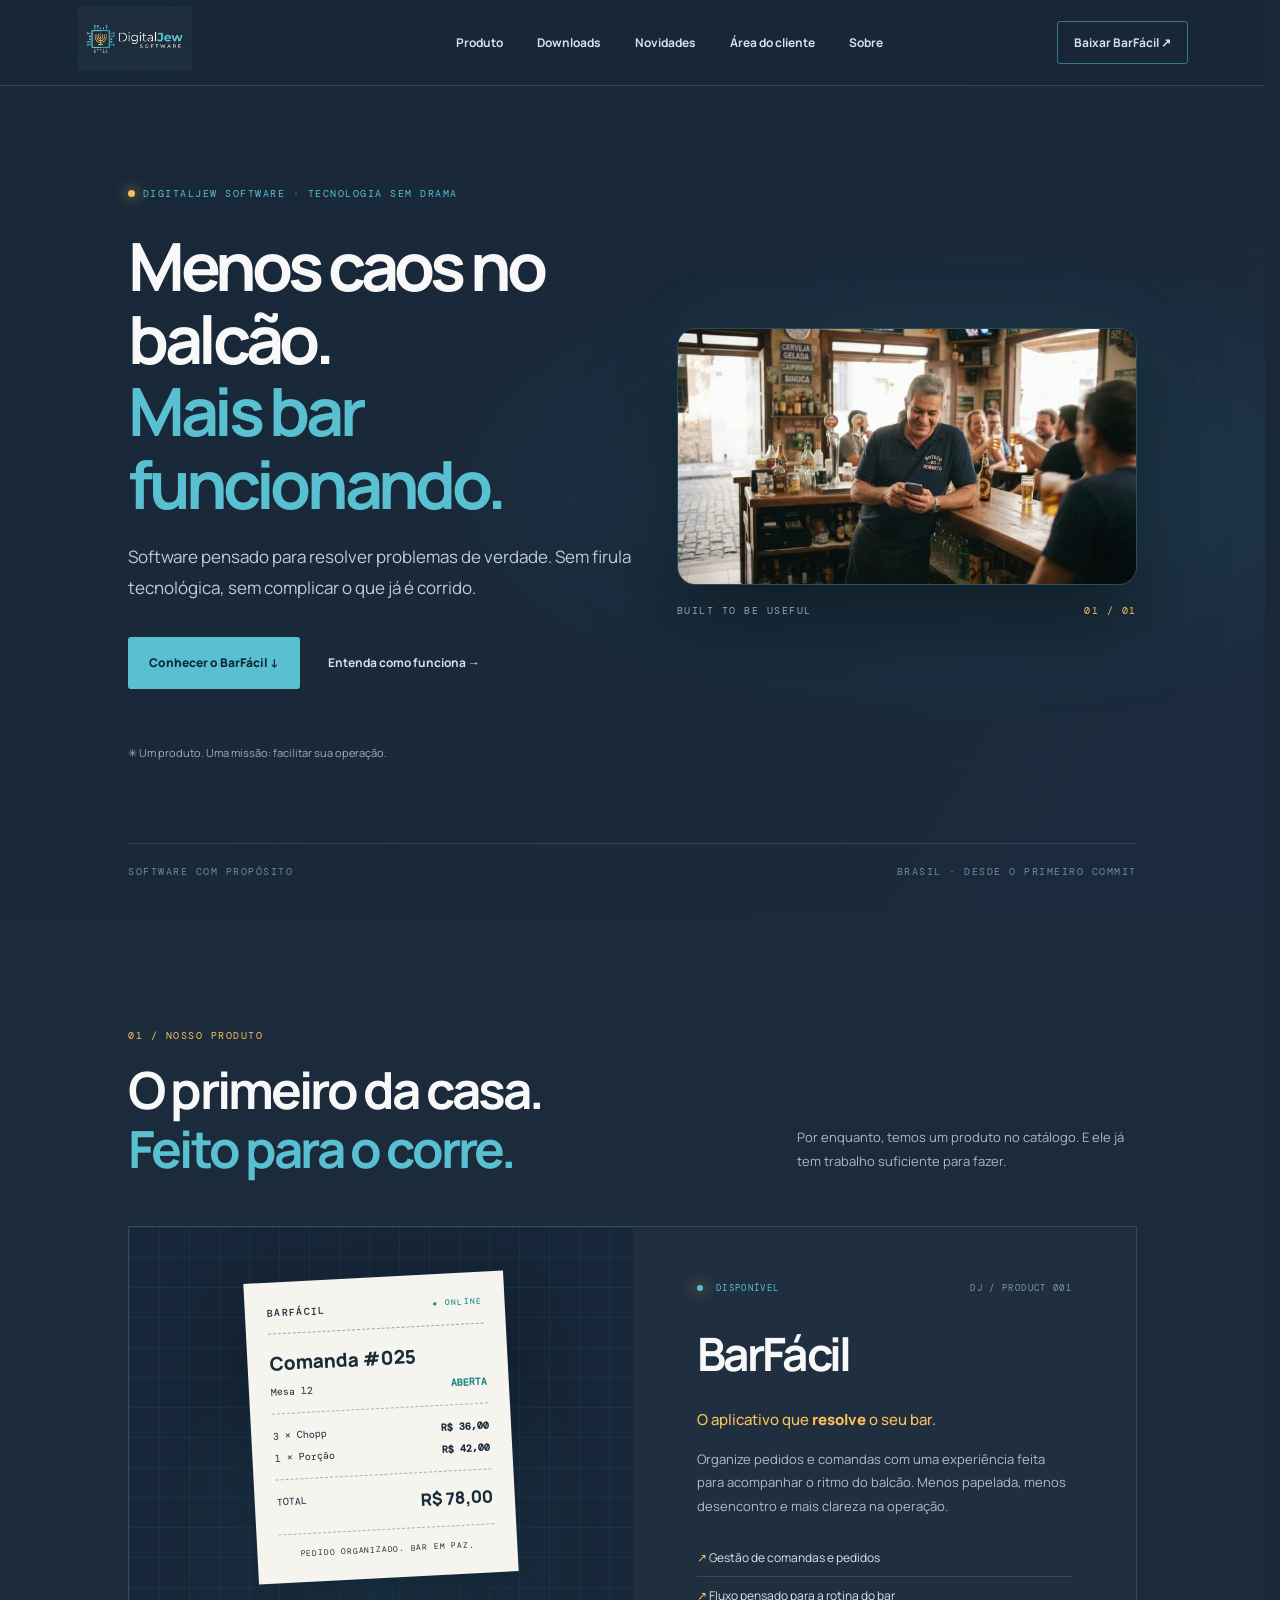
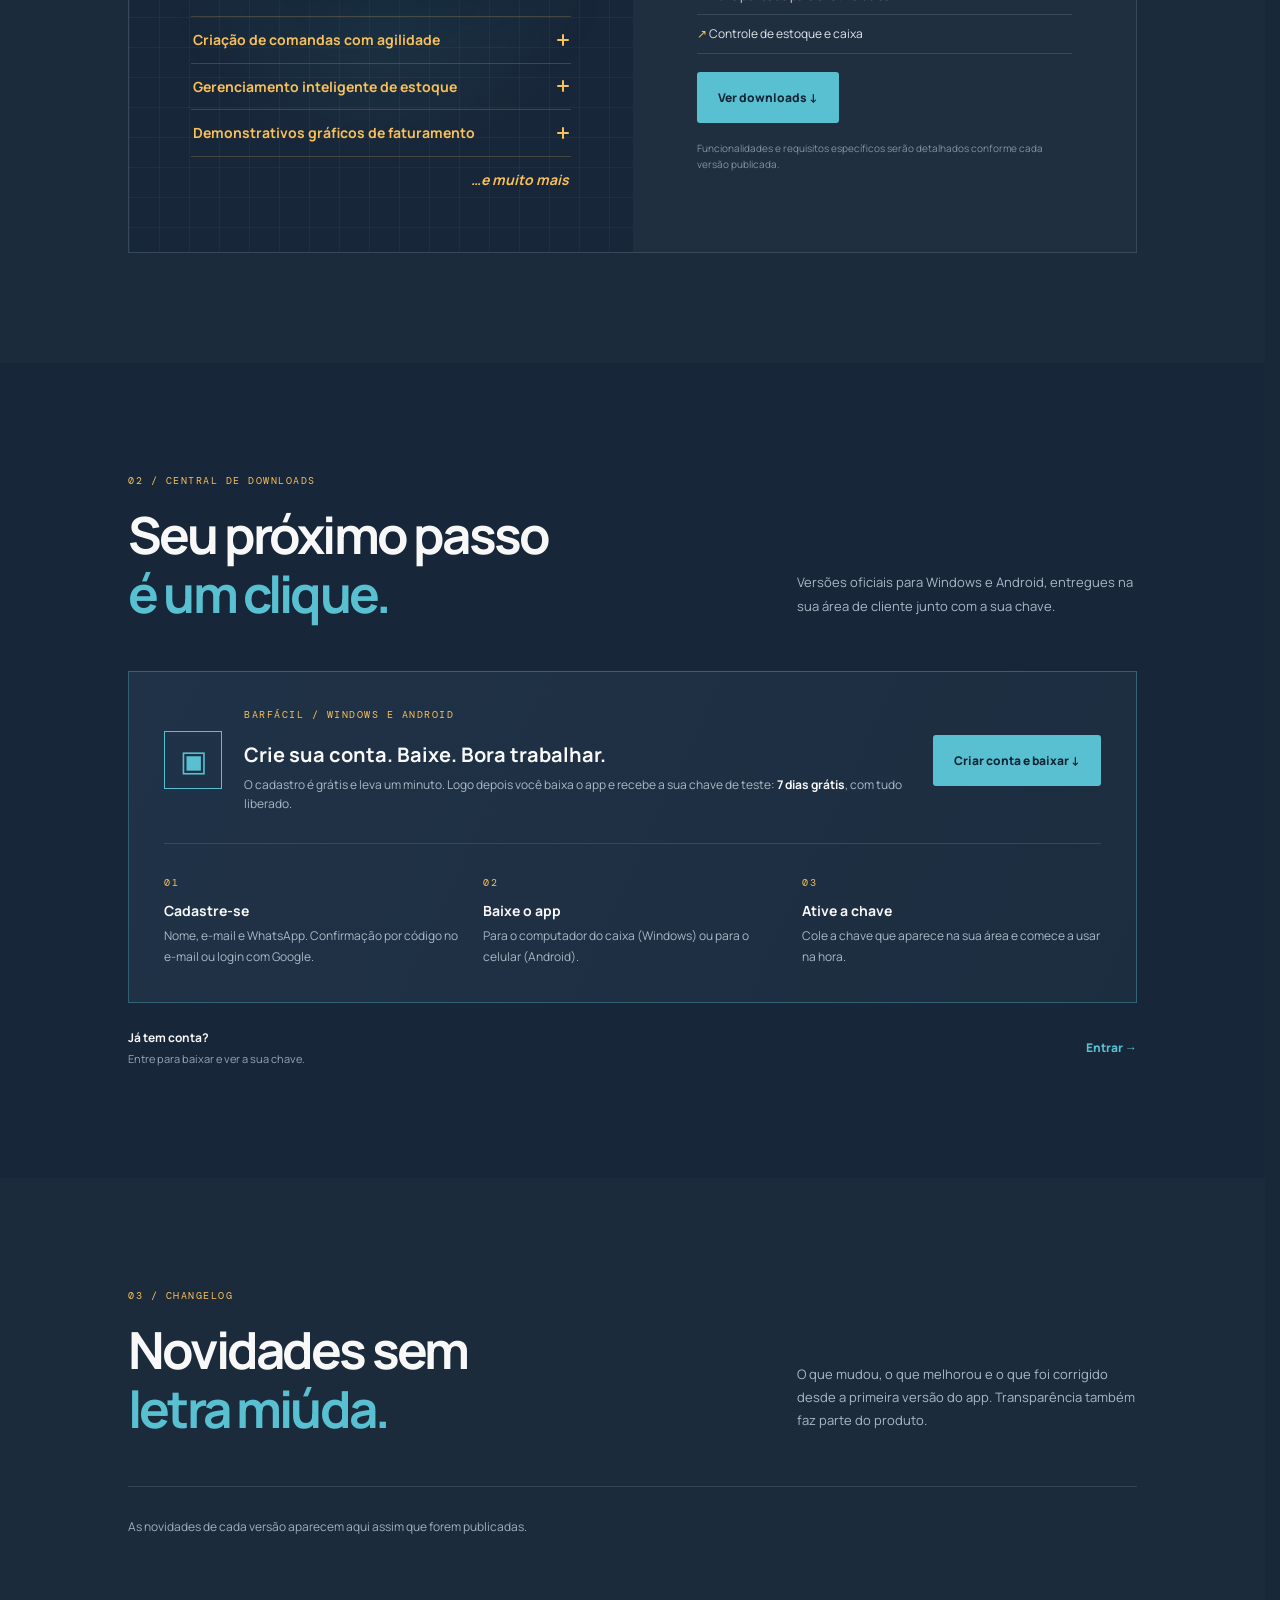
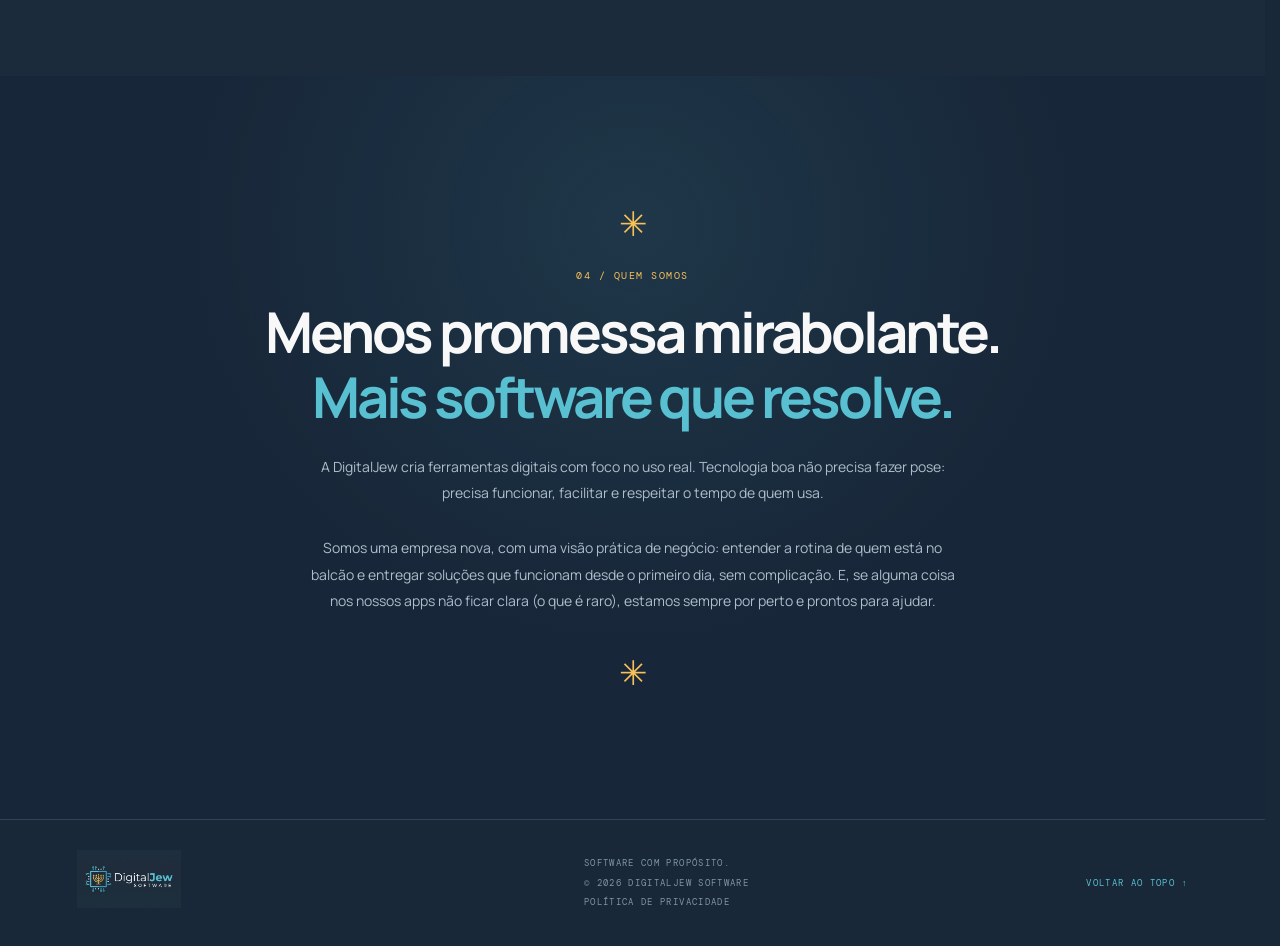
<file: index.html>
<!doctype html>
<html lang="pt-BR"><head><meta charset="utf-8"><meta name="viewport" content="width=device-width,initial-scale=1"><meta name="theme-color" content="#182838"><meta name="description" content="DigitalJew Software — software útil, direto ao ponto. Conheça o BarFácil."><meta property="og:title" content="DigitalJew Software"><meta property="og:description" content="Tecnologia que trabalha. Conheça o BarFácil."><meta property="og:image" content="assets/brand/digitaljew-logo.jpg"><title>DigitalJew Software</title><link rel="icon" type="image/jpg+xml" href="assets/brand/digitaljew-logojpg"><link rel="preload" href="assets/fonts/Manrope-latin.woff2" as="font" type="font/woff2" crossorigin>
<link rel="preload" href="assets/fonts/DMMono-latin-400.woff2" as="font" type="font/woff2" crossorigin>
<link rel="stylesheet" href="styles.css"><script>/* animação de abertura: a cada visita que chega de fora (outro site, link ou endereço digitado); não repete quando a pessoa navega dentro do próprio site */(function(){var vemDoSite=false;try{vemDoSite=!!document.referrer&&new URL(document.referrer).origin===location.origin&&location.protocol!=="file:"}catch(e){}if(!vemDoSite)document.documentElement.classList.add("js")})()</script></head><body>
<header class="topbar"><a class="brand" href="#inicio"><img src="assets/brand/digitaljew-logo.jpg" alt="DigitalJew Software"></a><button class="menu-toggle" aria-label="Abrir menu" aria-expanded="false">☰</button><nav class="nav"><a href="#produto">Produto</a><a href="#downloads">Downloads</a><a href="#novidades">Novidades</a><a href="area.html">Área do cliente</a><a href="#sobre">Sobre</a></nav><a class="nav-cta" href="area.html#downloads">Baixar BarFácil ↗</a></header>
<main><section class="hero" id="inicio"><div class="hero-copy"><div class="eyebrow drop"><span class="pulse"></span> DIGITALJEW SOFTWARE · TECNOLOGIA SEM DRAMA</div><h1 class="drop">Menos caos no balcão.<br><span>Mais bar funcionando.</span></h1><p class="lead drop">Software pensado para resolver problemas de verdade. Sem firula tecnológica, sem complicar o que já é corrido.</p><div class="hero-actions drop"><a class="button primary" href="#downloads">Conhecer o BarFácil ↓</a><a class="text-link" href="#produto">Entenda como funciona →</a></div><div class="hero-proof drop">✳ Um produto. Uma missão: facilitar sua operação.</div></div><div class="hero-art"><img class="hero-photo" src="assets/img/hero-bar.jpg" width="1376" height="768" alt="Dono de bar sorrindo enquanto usa o celular no balcão, com clientes brindando ao fundo"><div class="art-label drop">BUILT TO BE USEFUL <strong>01 / 01</strong></div></div><div class="hero-bottom drop"><span>SOFTWARE COM PROPÓSITO</span><span>BRASIL · DESDE O PRIMEIRO COMMIT</span></div></section>
<section class="product-section section" id="produto"><div class="section-head"><div><div class="kicker">01 / NOSSO PRODUTO</div><h2>O primeiro da casa.<br><span>Feito para o corre.</span></h2></div><p>Por enquanto, temos um produto no catálogo. E ele já tem trabalho suficiente para fazer.</p></div><article class="product-card"><div class="product-visual"><div class="visual-grid"></div><div class="receipt"><div class="receipt-top">BARFÁCIL <span>● ONLINE</span></div><div class="receipt-title">Comanda #025</div><div class="receipt-row"><span>Mesa 12</span><b>ABERTA</b></div><div class="receipt-line"></div><div class="receipt-item"><span>3 × Chopp</span><b>R$ 36,00</b></div><div class="receipt-item"><span>1 × Porção</span><b>R$ 42,00</b></div><div class="receipt-line"></div><div class="receipt-total"><span>TOTAL</span><strong>R$ 78,00</strong></div><div class="receipt-footer">PEDIDO ORGANIZADO. BAR EM PAZ.</div></div><ul class="perks"><li class="perk"><button class="perk-toggle" type="button" aria-expanded="false" aria-controls="perk-1">Criação de comandas com agilidade<span class="perk-icon" aria-hidden="true"></span></button><div class="perk-panel" id="perk-1" hidden><ul><li>Filtre clientes pelos que devem mais e/ou há mais tempo;</li><li>Mantenha um histórico de compras de cada cliente;</li><li>Adicione ícones de “moral”, para lembrar quem é bom pagador e quem não é 😂</li></ul></div></li><li class="perk"><button class="perk-toggle" type="button" aria-expanded="false" aria-controls="perk-2">Gerenciamento inteligente de estoque<span class="perk-icon" aria-hidden="true"></span></button><div class="perk-panel" id="perk-2" hidden><ul><li>Atualize o preço vigente ao clique de um botão;</li><li>Utilize uma calculadora rápida embutida para calcular o preço unitário de compras maiores (ex: fardos de cerveja);</li><li><em>(Apenas versão Premium)</em> Configure alertas de estoque personalizados para que o app te avise quando produtos chegarem a um limite baixo.</li></ul></div></li><li class="perk"><button class="perk-toggle" type="button" aria-expanded="false" aria-controls="perk-3">Demonstrativos gráficos de faturamento<span class="perk-icon" aria-hidden="true"></span></button><div class="perk-panel" id="perk-3" hidden><ul><li>Veja seu faturamento em forma de gráfico por dia, mês, ou período à escolha;</li><li>Descubra o faturamento de um dia com contratação de músicos em relação à média de faturamento daquele mesmo dia da semana em diferentes períodos <em>(Apenas com Premium)</em>;</li><li>Defina metas diárias e mensais para se manter sempre no pique 🏃‍♂️</li></ul></div></li><li class="perk perk-more"><em>…e muito mais</em></li></ul></div><div class="product-info"><div class="product-topline"><span class="status"><i></i> DISPONÍVEL</span><span class="product-index">DJ / PRODUCT 001</span></div><h3>BarFácil</h3><p class="product-subtitle">O aplicativo que <strong>resolve</strong> o seu bar.</p><p>Organize pedidos e comandas com uma experiência feita para acompanhar o ritmo do balcão. Menos papelada, menos desencontro e mais clareza na operação.</p><ul class="feature-list"><li>↗ Gestão de comandas e pedidos</li><li>↗ Fluxo pensado para a rotina do bar</li><li>↗ Controle de estoque e caixa</li></ul><a class="button primary" href="#downloads">Ver downloads ↓</a><small class="fineprint">Funcionalidades e requisitos específicos serão detalhados conforme cada versão publicada.</small></div></article></section>
<section class="download-section section" id="downloads"><div class="section-head"><div><div class="kicker">02 / CENTRAL DE DOWNLOADS</div><h2>Seu próximo passo<br><span>é um clique.</span></h2></div><p>Versões oficiais para Windows e Android, entregues na sua área de cliente junto com a sua chave.</p></div><div class="download-panel"><div class="download-main"><div class="platform-icon">▣</div><div><div class="kicker">BARFÁCIL / WINDOWS E ANDROID</div><h3>Crie sua conta. Baixe. Bora trabalhar.</h3><p>O cadastro é grátis e leva um minuto. Logo depois você baixa o app e recebe a sua chave de teste: <strong>7 dias grátis</strong>, com tudo liberado.</p></div><a class="button primary" href="area.html#downloads">Criar conta e baixar ↓</a></div><div class="download-steps"><div><span>01</span><strong>Cadastre-se</strong><p>Nome, e-mail e WhatsApp. Confirmação por código no e-mail ou login com Google.</p></div><div><span>02</span><strong>Baixe o app</strong><p>Para o computador do caixa (Windows) ou para o celular (Android).</p></div><div><span>03</span><strong>Ative a chave</strong><p>Cole a chave que aparece na sua área e comece a usar na hora.</p></div></div></div><div class="all-releases"><div><b>Já tem conta?</b><span>Entre para baixar e ver a sua chave.</span></div><a href="cadastro.html?voltar=downloads#entrar">Entrar →</a></div></section>
<section class="updates-section section" id="novidades"><div class="section-head"><div><div class="kicker">03 / CHANGELOG</div><h2>Novidades sem<br><span>letra miúda.</span></h2></div><p>O que mudou, o que melhorou e o que foi corrigido desde a primeira versão do app. Transparência também faz parte do produto.</p></div><div id="release-list" class="release-list"><div class="empty-state">Buscando histórico de versões…</div></div></section>
<section class="manifesto section" id="sobre"><div class="manifesto-mark">✳</div><div class="kicker">04 / QUEM SOMOS</div><h2>Menos promessa mirabolante.<br><span>Mais software que resolve.</span></h2><p>A DigitalJew cria ferramentas digitais com foco no uso real. Tecnologia boa não precisa fazer pose: precisa funcionar, facilitar e respeitar o tempo de quem usa.</p><p>Somos uma empresa nova, com uma visão prática de negócio: entender a rotina de quem está no balcão e entregar soluções que funcionam desde o primeiro dia, sem complicação. E, se alguma coisa nos nossos apps não ficar clara (o que é raro), estamos sempre por perto e prontos para ajudar.</p><div class="manifesto-mark manifesto-mark-end" aria-hidden="true">✳</div></section></main>
<footer class="footer"><a href="#inicio" class="footer-brand"><img src="assets/brand/digitaljew-logo.jpg" alt="DigitalJew Software"></a><div class="footer-copy"><span>SOFTWARE COM PROPÓSITO.</span><span>© <span id="year"></span> DIGITALJEW SOFTWARE</span><a href="politica-privacidade.html">POLÍTICA DE PRIVACIDADE</a></div><a class="back-top" href="#inicio">VOLTAR AO TOPO ↑</a></footer><script src="config.js"></script><script src="app.js"></script></body></html>
</file>
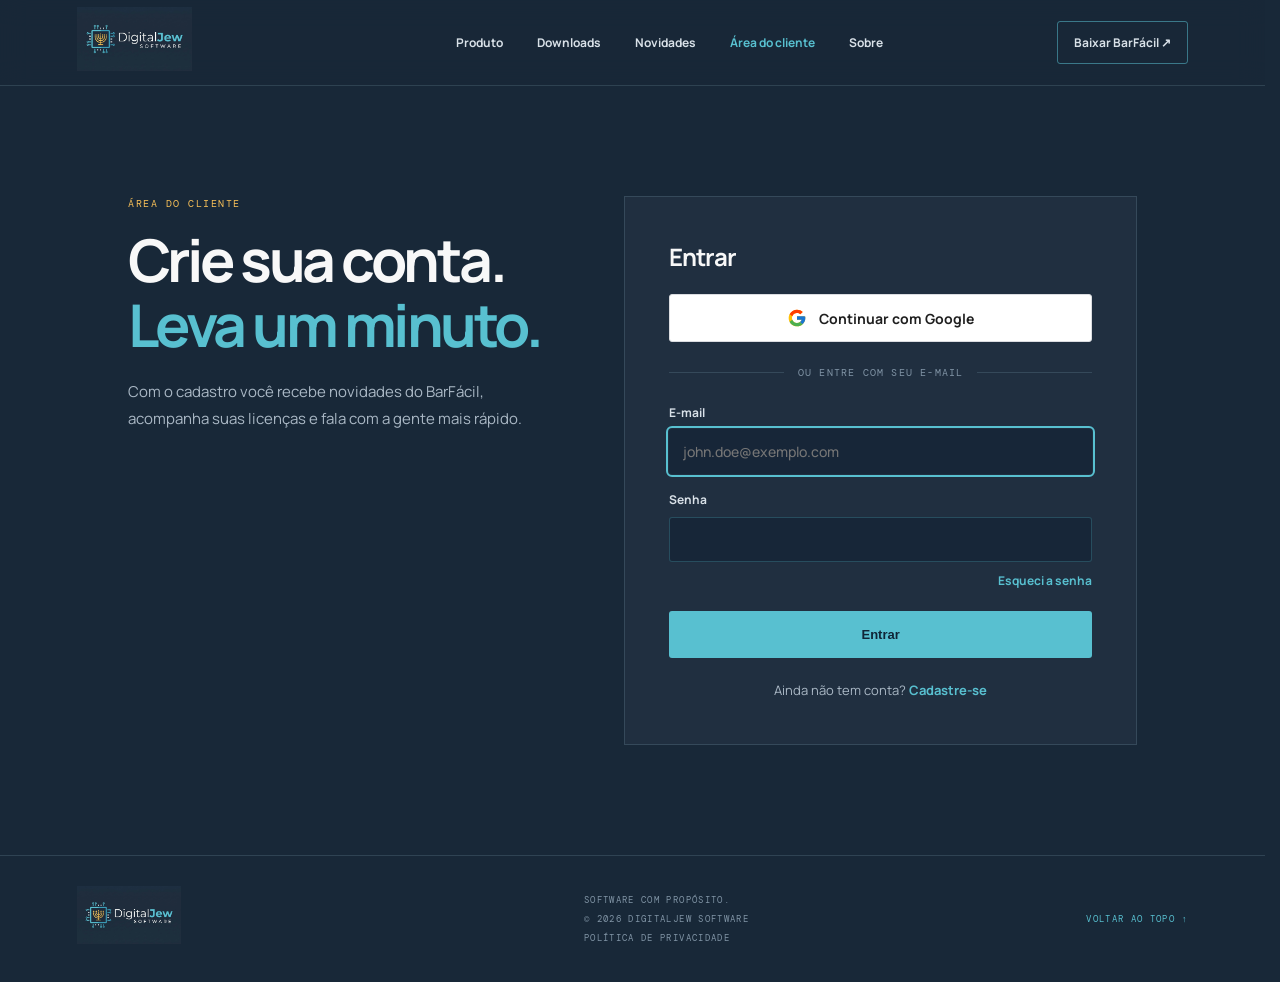
<file: area.html>
<!doctype html>
<html lang="pt-BR">
<head>
<meta charset="utf-8">
<meta name="viewport" content="width=device-width,initial-scale=1">
<meta name="theme-color" content="#182838">
<meta name="robots" content="noindex">
<title>Minha área · DigitalJew Software</title>
<link rel="icon" type="image/jpeg" href="assets/brand/digitaljew-logo.jpg">
<link rel="preload" href="assets/fonts/Manrope-latin.woff2" as="font" type="font/woff2" crossorigin>
<link rel="preload" href="assets/fonts/DMMono-latin-400.woff2" as="font" type="font/woff2" crossorigin>
<link rel="stylesheet" href="styles.css">
</head>
<body>
<header class="topbar" id="topo"><a class="brand" href="index.html#inicio"><img src="assets/brand/digitaljew-logo.jpg" alt="DigitalJew Software"></a><button class="menu-toggle" aria-label="Abrir menu" aria-expanded="false">☰</button><nav class="nav"><a href="index.html#produto">Produto</a><a href="index.html#downloads">Downloads</a><a href="index.html#novidades">Novidades</a><a href="area.html" aria-current="page">Área do cliente</a><a href="index.html#sobre">Sobre</a></nav><a class="nav-cta" href="area.html#downloads">Baixar BarFácil ↗</a></header>

<main class="area section">
  <p class="area-loading" id="area-carregando">Carregando sua área…</p>

  <div class="area-layout" id="area-conteudo" hidden>
    <aside class="area-menu">
      <div class="area-user">
        <span class="kicker">ÁREA DO CLIENTE</span>
        <strong id="usuario-nome">Olá!</strong>
        <span id="usuario-email"></span>
      </div>
      <nav class="area-nav" aria-label="Menu da área do cliente">
        <a href="#assinatura" data-view="assinatura">Assinatura</a>
        <a href="#estabelecimentos" data-view="estabelecimentos">Meus estabelecimentos</a>
        <a href="#downloads" data-view="downloads">Downloads</a>
        <a href="#pagamento" data-abrir-pagamento>Dados de pagamento</a>
        <a href="#meus-dados" data-view="meus-dados">Meus dados</a>
        <button type="button" id="sair">Sair</button>
      </nav>
    </aside>

    <div class="area-main">
      <!-- Assinatura -->
      <section class="area-view" data-view="assinatura">
        <div class="kicker">01 / MINHA ASSINATURA</div>
        <h1>Assinatura</h1>
        <div id="assinaturas"></div>
        <div id="fatura"></div>
        <div class="empty-box" id="sem-assinatura" hidden>
          <h3>Não encontramos licenças do BarFácil na sua conta.</h3>
          <p>Elas aparecem aqui quando a licença está ligada ao seu e-mail. Se você já tem uma chave, fale com a gente para ligá-la à sua conta. Se ainda não tem, baixe o app e comece pelo período de teste.</p>
          <a class="button primary" href="#downloads">Baixar o BarFácil ↓</a>
        </div>
        <p class="form-error" id="erro-assinatura" role="alert" hidden></p>
        <p class="form-ok" id="ok-assinatura" role="status" hidden></p>
        <a class="area-pay-link" href="#pagamento" data-abrir-pagamento>Dados de pagamento <span aria-hidden="true">→</span></a>
      </section>

      <!-- Meus estabelecimentos -->
      <section class="area-view" data-view="estabelecimentos" hidden>
        <div class="kicker">02 / MEUS ESTABELECIMENTOS</div>
        <h1>Meus estabelecimentos</h1>
        <p class="area-lead">Tem mais de um bar, pizzaria ou adega? Cadastre cada um aqui e organize as assinaturas do BarFácil de cada estabelecimento.</p>
        <form id="form-estab" class="estab-form" novalidate>
          <label class="field"><span>Nome do estabelecimento</span><input name="titulo" maxlength="80" placeholder="Ex.: Bar do Zé – Centro" required></label>
          <label class="field"><span>Endereço <em class="opcional">(opcional)</em></span><input name="endereco" maxlength="200" autocomplete="street-address" placeholder="Rua, número, bairro, cidade"></label>
          <label class="field"><span>Tipo</span><select name="tipo" required><option value="">Selecione</option><option>Bar</option><option>Pizzaria</option><option>Restaurante</option><option>Lanchonete</option><option>Hamburgueria</option><option>Adega</option><option>Distribuidora de bebidas</option><option>Choperia/cervejaria</option><option>Cafeteria</option><option>Padaria</option><option>Quiosque/barraca de praia</option><option>Food truck</option><option>Outro</option></select></label>
          <div class="estab-form-acao"><button class="button primary" type="submit">Adicionar</button></div>
          <p class="form-error" id="erro-estab" role="alert" hidden></p>
        </form>
        <p class="form-ok" id="ok-estab" role="status" hidden></p>
        <div id="estabs" class="estab-grid"></div>
        <p class="area-note" id="sem-estab" hidden>Você ainda não cadastrou nenhum estabelecimento.</p>
      </section>

      <!-- Downloads -->
      <section class="area-view" data-view="downloads" hidden>
        <div class="kicker">03 / DOWNLOADS</div>
        <h1>Baixar o BarFácil</h1>
        <p class="area-lead">Baixe, instale e ative com a sua chave. A chave de teste libera <strong>7 dias grátis</strong>, contados a partir da primeira ativação. Cada computador ou celular pode usar o período de teste uma única vez.</p>
        <div class="dl-grid">
          <article class="dl-card" data-plataforma="windows">
            <div class="dl-head">
              <svg class="dl-icon" viewBox="0 0 24 24" aria-hidden="true"><path fill="currentColor" d="M3 5.1 10.4 4v7.1H3zm8.3-1.2L21 2.5v8.6h-9.7zM3 12.1h7.4v7.1L3 18.1zm8.3 0H21v8.6l-9.7-1.4z"/></svg>
              <div><h2>Windows</h2><p class="dl-file" data-arquivo>Procurando a versão mais recente…</p></div>
            </div>
            <button type="button" class="button primary wide" data-baixar disabled>Baixar para Windows</button>
            <div class="dl-key" data-chave-box></div>
          </article>
          <article class="dl-card" data-plataforma="mobile">
            <div class="dl-head">
              <svg class="dl-icon" viewBox="0 0 24 24" aria-hidden="true"><path fill="currentColor" d="M7.2 3.4 8.4 5.5A7.6 7.6 0 0 0 4.5 11h15a7.6 7.6 0 0 0-3.9-5.5l1.2-2.1a.4.4 0 0 0-.7-.4l-1.2 2.1a8 8 0 0 0-5.8 0L7.9 3a.4.4 0 0 0-.7.4zM8.5 8.3a.8.8 0 1 1 0-1.6.8.8 0 0 1 0 1.6zm7 0a.8.8 0 1 1 0-1.6.8.8 0 0 1 0 1.6zM4.5 12h15v7a1.5 1.5 0 0 1-1.5 1.5H6A1.5 1.5 0 0 1 4.5 19z"/></svg>
              <div><h2>Android</h2><p class="dl-file" data-arquivo>Procurando a versão mais recente…</p></div>
            </div>
            <button type="button" class="button primary wide" data-baixar disabled>Baixar para Android</button>
            <div class="dl-key" data-chave-box></div>
            <p class="dl-note">No celular, permita a instalação de apps desta fonte quando o Android pedir.</p>
          </article>
        </div>
        <ol class="dl-steps">
          <li><b>Baixe e instale</b> o BarFácil no computador ou no celular do caixa.</li>
          <li><b>Abra o app</b> e cole a sua chave na tela de ativação.</li>
          <li><b>Pronto.</b> Quando quiser continuar depois do teste, é só assinar: a mesma chave passa a valer para o plano escolhido.</li>
        </ol>
      </section>

      <!-- Meus dados -->
      <section class="area-view" data-view="meus-dados" hidden>
        <div class="kicker">04 / MEUS DADOS</div>
        <h1>Meus dados</h1>
        <form id="form-perfil" class="area-form" novalidate>
          <label class="field"><span>Nome completo</span><input name="nome" autocomplete="name" required></label>
          <label class="field"><span>E-mail</span><input name="email" type="email" readonly></label>
          <label class="field"><span>WhatsApp</span><input name="whatsapp" type="tel" inputmode="tel" autocomplete="tel-national" placeholder="(11) 98765-4321" required></label>
          <label class="field"><span>Tipo de comércio</span><select name="tipo"><option value="">Selecione</option><option>Bar</option><option>Pizzaria</option><option>Restaurante</option><option>Lanchonete</option><option>Hamburgueria</option><option>Adega</option><option>Distribuidora de bebidas</option><option>Choperia/cervejaria</option><option>Cafeteria</option><option>Padaria</option><option>Quiosque/barraca de praia</option><option>Food truck</option><option>Outro</option></select></label>
          <p class="form-error" id="erro-perfil" role="alert" hidden></p>
          <p class="form-ok" id="ok-perfil" role="status" hidden></p>
          <button class="button primary" type="submit">Salvar alterações</button>
        </form>

        <h2 class="area-sub" id="senha-titulo">Senha</h2>
        <p class="area-note" id="senha-google" hidden>Você entra com a sua conta Google, então não há senha para trocar aqui.</p>
        <form id="form-trocar-senha" class="area-form" novalidate hidden>
          <label class="field"><span>Senha atual</span><input name="atual" type="password" autocomplete="current-password" required></label>
          <div class="pw-meter" id="medidor-trocar"></div>
          <label class="field"><span>Nova senha</span><input name="nova" type="password" autocomplete="new-password" minlength="8" required aria-describedby="trocar-dica"></label>
          <label class="field"><span>Repita a nova senha</span><input name="repetir" type="password" autocomplete="new-password" required></label>
          <p class="pw-tip" id="trocar-dica">Dica: use pelo menos 8 caracteres, com letras maiúsculas e minúsculas, números e caracteres especiais (como *, &amp; e %).</p>
          <p class="form-error" id="erro-senha" role="alert" hidden></p>
          <p class="form-ok" id="ok-senha" role="status" hidden></p>
          <button class="button primary" type="submit" disabled>Trocar senha</button>
        </form>
      </section>
    </div>
  </div>
</main>

<!-- Janela de confirmação (cancelar assinatura, remover estabelecimento) -->
<div class="modal-fundo" id="confirmar-fundo" hidden></div>
<div class="modal" id="confirmar" role="alertdialog" aria-modal="true" aria-labelledby="confirmar-titulo" aria-describedby="confirmar-texto" hidden>
  <h2 id="confirmar-titulo"></h2>
  <p class="step-text" id="confirmar-texto"></p>
  <div class="modal-acoes">
    <button type="button" class="button" id="confirmar-nao"></button>
    <button type="button" class="button perigo" id="confirmar-sim"></button>
  </div>
</div>

<!-- Janela de compra (Pix pela Asaas: integração depois) -->
<div class="modal-fundo" id="adquirir-fundo" hidden></div>
<div class="modal" id="adquirir" role="dialog" aria-modal="true" aria-labelledby="adquirir-titulo" hidden>
  <button type="button" class="modal-fechar" data-fechar-adquirir aria-label="Fechar">×</button>
  <h2 id="adquirir-titulo">Adquirir BarFácil</h2>
  <p class="step-text" id="adquirir-para"></p>
  <form id="form-adquirir" novalidate>
    <fieldset class="opcoes"><legend>Plano</legend>
      <label class="opcao"><input type="radio" name="plano" value="basica" checked><span><b>Básica</b><small data-preco="basica"></small></span></label>
      <label class="opcao"><input type="radio" name="plano" value="premium"><span><b>Premium</b><small data-preco="premium"></small></span></label>
    </fieldset>
    <fieldset class="opcoes"><legend>Onde vai usar</legend>
      <label class="opcao"><input type="radio" name="plataforma" value="windows" checked><span><b>Windows</b><small>Computador do caixa</small></span></label>
      <label class="opcao"><input type="radio" name="plataforma" value="mobile"><span><b>Android</b><small>Celular ou tablet</small></span></label>
    </fieldset>
    <fieldset class="opcoes"><legend>Forma de pagamento</legend>
      <label class="opcao"><input type="radio" name="forma" value="PIX" checked><span><b>Pix</b><small>QR Code agora; depois, o Pix de cada mês chega por e-mail</small></span></label>
      <label class="opcao"><input type="radio" name="forma" value="CREDIT_CARD"><span><b>Cartão de crédito</b><small>Cobrado sozinho todo mês, na página segura da Asaas</small></span></label>
    </fieldset>
    <label class="field" data-cpf hidden><span>CPF ou CNPJ de quem paga</span><input name="cpf" inputmode="numeric" autocomplete="off" placeholder="000.000.000-00"></label>
    <p class="estab-extra" id="adquirir-resumo"></p>
    <p class="estab-extra" id="preco-extra"></p>
    <p class="dnotice dark" id="aviso-adquirir" role="status" hidden></p>
    <button class="button primary wide" type="submit">Continuar para o pagamento</button>
  </form>
</div>

<div class="modal-fundo" id="garcom-fundo" hidden></div>
<div class="modal" id="garcom" role="dialog" aria-modal="true" aria-labelledby="garcom-titulo" hidden>
  <button type="button" class="modal-fechar" data-fechar-garcom aria-label="Fechar">×</button>
  <h2 id="garcom-titulo">Adicionar aparelho de garçom</h2>
  <p class="step-text" id="garcom-para"></p>
  <form id="form-garcom" novalidate>
    <label class="field"><span>Quantos aparelhos a mais</span><input name="quantidade" type="number" min="1" max="10" value="1" inputmode="numeric"></label>
    <p class="estab-extra" id="garcom-resumo"></p>
    <p class="estab-extra">Depois do pagamento, conecte o celular no caixa: <b>Configurações → Aparelhos dos garçons → Conectar novo</b>. Trocar de celular é livre e não gera cobrança nova.</p>
    <fieldset class="opcoes"><legend>Forma de pagamento</legend>
      <label class="opcao"><input type="radio" name="forma" value="PIX" checked><span><b>Pix</b><small>QR Code agora; depois, o Pix de cada mês chega por e-mail</small></span></label>
      <label class="opcao"><input type="radio" name="forma" value="CREDIT_CARD"><span><b>Cartão de crédito</b><small>Cobrado sozinho todo mês, na página segura da Asaas</small></span></label>
    </fieldset>
    <label class="field" data-cpf hidden><span>CPF ou CNPJ de quem paga</span><input name="cpf" inputmode="numeric" autocomplete="off" placeholder="000.000.000-00"></label>
    <p class="dnotice dark" id="aviso-garcom" role="status" hidden></p>
    <button class="button primary wide" type="submit">Continuar para o pagamento</button>
  </form>
</div>

<div class="modal-fundo" id="pix-fundo" hidden></div>
<div class="modal" id="pix" role="dialog" aria-modal="true" aria-labelledby="pix-titulo" hidden>
  <button type="button" class="modal-fechar" data-fechar-pix aria-label="Fechar">×</button>
  <h2 id="pix-titulo">Pague com Pix</h2>
  <p class="step-text" id="pix-desc"></p>
  <div class="pix-qr" id="pix-qr"></div>
  <div class="pix-cola" id="pix-cola-box" hidden>
    <label class="field"><span>Pix copia e cola</span><textarea id="pix-cola" rows="3" readonly></textarea></label>
    <button type="button" class="button wide" id="pix-copiar">Copiar código</button>
  </div>
  <p class="estab-extra"><a id="pix-link" href="#" target="_blank" rel="noopener">Abrir a página da cobrança na Asaas</a></p>
  <p class="dnotice dark" id="pix-status" role="status">Aguardando o pagamento… Esta janela atualiza sozinha.</p>
</div>

<!-- Painel lateral branco: dados de pagamento -->
<div class="drawer-backdrop" id="pagamento-fundo" hidden></div>
<aside class="drawer" id="pagamento" role="dialog" aria-modal="true" aria-labelledby="pagamento-titulo" hidden>
  <div class="drawer-head">
    <h2 id="pagamento-titulo">Dados de pagamento</h2>
    <button type="button" class="drawer-close" id="pagamento-fechar" aria-label="Fechar">×</button>
  </div>

  <div class="drawer-body">
    <h3>Forma de pagamento da mensalidade</h3>
    <div class="cards-empty" id="forma-atual">Você ainda não tem mensalidade ativa.</div>
    <p class="dfine">A forma de pagamento é escolhida na compra (em <b>Meus estabelecimentos</b>):</p>
    <p class="dfine"><b>Pix:</b> o QR Code aparece aqui na hora; depois, o Pix de cada mês chega por e-mail alguns dias antes do vencimento.</p>
    <p class="dfine"><b>Cartão de crédito:</b> você digita o cartão na página segura da Asaas, nossa parceira de pagamentos, e a mensalidade é cobrada sozinha todo mês. A DigitalJew não vê nem guarda os dados do cartão.</p>
    <p class="dfine">Para trocar a forma de pagamento ou o cartão, fale com a gente pelo WhatsApp.</p>
    <div id="cartoes-salvos" hidden></div>
    <form id="form-cartao" novalidate autocomplete="on" hidden>
      <label class="dfield"><span>Número do cartão</span>
        <span class="card-input"><input name="numero" inputmode="numeric" autocomplete="cc-number" placeholder="0000 0000 0000 0000" maxlength="23"><b class="card-brand" id="bandeira" aria-live="polite"></b></span>
      </label>
      <label class="dfield"><span>Nome impresso no cartão</span><input name="nome" autocomplete="cc-name" placeholder="Como está no cartão"></label>
      <div class="dfield-row">
        <label class="dfield"><span>Validade</span><input name="validade" inputmode="numeric" autocomplete="cc-exp" placeholder="MM/AA" maxlength="5"></label>
        <label class="dfield"><span>CVV</span><input name="cvv" inputmode="numeric" autocomplete="cc-csc" placeholder="123" maxlength="4"></label>
      </div>
      <label class="dfield"><span>CPF do titular</span><input name="cpf" inputmode="numeric" placeholder="000.000.000-00" maxlength="14"></label>
      <label class="dcheck"><input type="checkbox" name="recorrente"><span>Autorizo a cobrança mensal automática da minha assinatura neste cartão.</span></label>
      <p class="dfield-error" id="erro-cartao" role="alert" hidden></p>
      <p class="dnotice" id="aviso-cartao" role="status" hidden></p>
      <button class="dbutton" type="submit">Salvar cartão</button>
      <p class="dfine">Seus dados de cartão são enviados direto para a operadora de pagamento. A DigitalJew não guarda o número completo nem o CVV.</p>
    </form>
  </div>
</aside>

<footer class="footer"><a href="index.html#inicio" class="footer-brand"><img src="assets/brand/digitaljew-logo.jpg" alt="DigitalJew Software"></a><div class="footer-copy"><span>SOFTWARE COM PROPÓSITO.</span><span>© <span id="year"></span> DIGITALJEW SOFTWARE</span><a href="politica-privacidade.html">POLÍTICA DE PRIVACIDADE</a></div><a class="back-top" href="#topo">VOLTAR AO TOPO ↑</a></footer>
<script src="config.js"></script>
<script src="vendor/supabase-js-2.117.3.min.js"></script>
<script src="conta.js"></script>
<script src="area.js"></script>
</body>
</html>
</file>
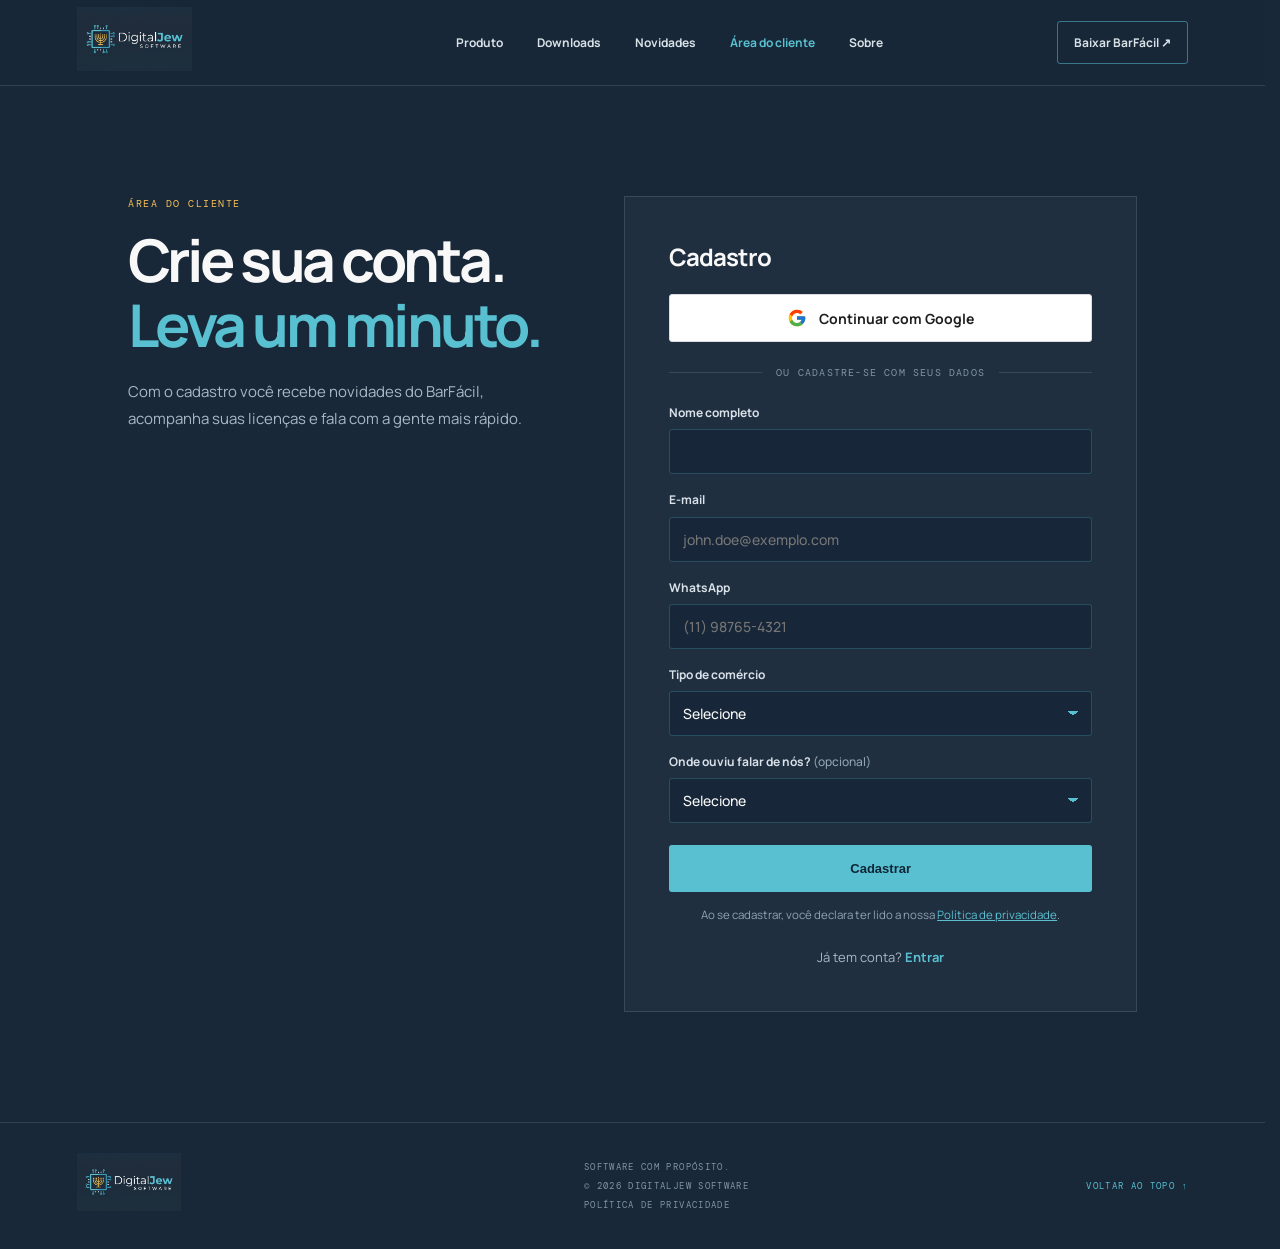
<file: cadastro.html>
<!doctype html>
<html lang="pt-BR">
<head>
<meta charset="utf-8">
<meta name="viewport" content="width=device-width,initial-scale=1">
<meta name="theme-color" content="#182838">
<meta name="description" content="Crie sua conta na DigitalJew Software.">
<title>Cadastro · DigitalJew Software</title>
<link rel="icon" type="image/jpeg" href="assets/brand/digitaljew-logo.jpg">
<link rel="preload" href="assets/fonts/Manrope-latin.woff2" as="font" type="font/woff2" crossorigin>
<link rel="preload" href="assets/fonts/DMMono-latin-400.woff2" as="font" type="font/woff2" crossorigin>
<link rel="stylesheet" href="styles.css">
<script>try{if(!localStorage.getItem("dj_cadastro_visto"))document.documentElement.classList.add("anim-cadastro")}catch(e){}
/* já desenha a tela pedida no endereço (ex.: #entrar), sem mostrar antes o formulário de cadastro */
if(location.hash==="#entrar")document.documentElement.setAttribute("data-passo","entrar");</script>
</head>
<body>
<header class="topbar" id="topo"><a class="brand" href="index.html#inicio"><img src="assets/brand/digitaljew-logo.jpg" alt="DigitalJew Software"></a><button class="menu-toggle" aria-label="Abrir menu" aria-expanded="false">☰</button><nav class="nav"><a href="index.html#produto">Produto</a><a href="index.html#downloads">Downloads</a><a href="index.html#novidades">Novidades</a><a href="area.html" aria-current="page">Área do cliente</a><a href="index.html#sobre">Sobre</a></nav><a class="nav-cta" href="area.html#downloads">Baixar BarFácil ↗</a></header>

<main class="signup section">
  <div class="signup-intro">
    <div class="kicker drop" style="--i:0">ÁREA DO CLIENTE</div>
    <h1 class="drop" style="--i:1">Crie sua conta.<br><span>Leva um minuto.</span></h1>
    <p class="drop" style="--i:2">Com o cadastro você recebe novidades do BarFácil, acompanha suas licenças e fala com a gente mais rápido.</p>
  </div>

  <div class="signup-card">
    <!-- Passo 1: dados -->
    <section class="step" data-step="dados">
      <h2>Cadastro</h2>
      <button type="button" class="google-button">
        <svg viewBox="0 0 48 48" aria-hidden="true"><path fill="#FFC107" d="M43.6 20.5H42V20H24v8h11.3C33.7 32.7 29.2 36 24 36c-6.6 0-12-5.4-12-12s5.4-12 12-12c3.1 0 5.9 1.2 8 3.1l5.7-5.7C34 6.1 29.3 4 24 4 12.9 4 4 12.9 4 24s8.9 20 20 20 20-8.9 20-20c0-1.3-.1-2.4-.4-3.5z"/><path fill="#FF3D00" d="m6.3 14.7 6.6 4.8C14.7 15.1 19 12 24 12c3.1 0 5.9 1.2 8 3.1l5.7-5.7C34 6.1 29.3 4 24 4 16.3 4 9.7 8.3 6.3 14.7z"/><path fill="#4CAF50" d="M24 44c5.2 0 9.9-2 13.4-5.2l-6.2-5.2C29.2 35.1 26.7 36 24 36c-5.2 0-9.6-3.3-11.3-8l-6.5 5C9.5 39.6 16.2 44 24 44z"/><path fill="#1976D2" d="M43.6 20.5H42V20H24v8h11.3c-.8 2.2-2.2 4.2-4.1 5.6l6.2 5.2C37 39.2 44 34 44 24c0-1.3-.1-2.4-.4-3.5z"/></svg>
        Continuar com Google
      </button>
      <div class="divider"><span>ou cadastre-se com seus dados</span></div>
      <form id="form-dados" novalidate>
        <label class="field"><span>Nome completo</span><input name="nome" autocomplete="name" required></label>
        <label class="field"><span>E-mail</span><input name="email" type="email" autocomplete="off" placeholder="john.doe@exemplo.com" required></label>
        <label class="field"><span>WhatsApp</span><input name="whatsapp" type="tel" inputmode="tel" autocomplete="tel-national" placeholder="(11) 98765-4321" required></label>
        <label class="field"><span>Tipo de comércio</span>
          <select name="tipo" required>
            <option value="">Selecione</option>
            <option>Bar</option><option>Pizzaria</option><option>Restaurante</option><option>Lanchonete</option><option>Hamburgueria</option><option>Adega</option><option>Distribuidora de bebidas</option><option>Choperia/cervejaria</option><option>Cafeteria</option><option>Padaria</option><option>Quiosque/barraca de praia</option><option>Food truck</option><option>Outro</option>
          </select>
        </label>
        <label class="field"><span>Onde ouviu falar de nós? <em class="opcional">(opcional)</em></span>
          <select name="origem">
            <option value="">Selecione</option>
            <option>Instagram</option><option>Facebook</option><option>TikTok</option><option>YouTube</option>
            <option>Pesquisa no Google</option><option>Indicação de amigo ou conhecido</option><option>Outro</option>
          </select>
        </label>
        <label class="field" id="origem-outro" hidden><span>Conte pra gente onde <em class="opcional">(opcional)</em></span><input name="origem_outro" placeholder="Ex.: indicação do fornecedor, feira, rádio…"></label>
        <p class="form-error" id="erro-dados" role="alert" hidden></p>
        <button class="button primary wide" type="submit">Cadastrar</button>
        <p class="legal-note">Ao se cadastrar, você declara ter lido a nossa <a href="politica-privacidade.html" target="_blank">Política de privacidade</a>.</p>
      </form>
      <p class="switch">Já tem conta? <a href="#entrar" data-ir="entrar">Entrar</a></p>
    </section>

    <!-- Entrar (quem já tem conta) -->
    <section class="step" data-step="entrar" hidden>
      <h2>Entrar</h2>
      <button type="button" class="google-button">
        <svg viewBox="0 0 48 48" aria-hidden="true"><path fill="#FFC107" d="M43.6 20.5H42V20H24v8h11.3C33.7 32.7 29.2 36 24 36c-6.6 0-12-5.4-12-12s5.4-12 12-12c3.1 0 5.9 1.2 8 3.1l5.7-5.7C34 6.1 29.3 4 24 4 12.9 4 4 12.9 4 24s8.9 20 20 20 20-8.9 20-20c0-1.3-.1-2.4-.4-3.5z"/><path fill="#FF3D00" d="m6.3 14.7 6.6 4.8C14.7 15.1 19 12 24 12c3.1 0 5.9 1.2 8 3.1l5.7-5.7C34 6.1 29.3 4 24 4 16.3 4 9.7 8.3 6.3 14.7z"/><path fill="#4CAF50" d="M24 44c5.2 0 9.9-2 13.4-5.2l-6.2-5.2C29.2 35.1 26.7 36 24 36c-5.2 0-9.6-3.3-11.3-8l-6.5 5C9.5 39.6 16.2 44 24 44z"/><path fill="#1976D2" d="M43.6 20.5H42V20H24v8h11.3c-.8 2.2-2.2 4.2-4.1 5.6l6.2 5.2C37 39.2 44 34 44 24c0-1.3-.1-2.4-.4-3.5z"/></svg>
        Continuar com Google
      </button>
      <div class="divider"><span>ou entre com seu e-mail</span></div>
      <form id="form-entrar" novalidate>
        <label class="field"><span>E-mail</span><input name="email" type="email" autocomplete="off" placeholder="john.doe@exemplo.com" required></label>
        <label class="field"><span>Senha</span><input name="senha" type="password" autocomplete="current-password" required></label>
        <button type="button" class="link-button forgot" id="abrir-esqueci">Esqueci a senha</button>
        <p class="form-error" id="erro-entrar" role="alert" hidden></p>
        <button class="button primary wide" type="submit">Entrar</button>
      </form>
      <p class="switch">Ainda não tem conta? <a href="#cadastro" data-ir="dados">Cadastre-se</a></p>
    </section>

    <!-- Passo 2: código enviado por e-mail -->
    <section class="step" data-step="codigo" hidden>
      <h2>Digite o código</h2>
      <p class="step-text" id="codigo-texto"></p>
      <form id="form-codigo" novalidate>
        <label class="field"><span>Código de confirmação</span><input name="codigo" id="campo-codigo" inputmode="numeric" autocomplete="one-time-code" maxlength="6" aria-describedby="erro-codigo"></label>
        <p class="field-error" id="erro-codigo" role="alert" hidden></p>
        <button class="button primary wide" type="submit">Prosseguir</button>
      </form>
      <p class="resend"><button type="button" class="link-button" id="reenviar">Não recebeu o código? Clique aqui para enviar de novo</button><span id="reenviar-espera" hidden></span></p>
      <button type="button" class="link-button muted" id="voltar-codigo">← Corrigir meu e-mail</button>
    </section>

    <!-- Passo 3 (cadastro por e-mail): criar a senha -->
    <section class="step" data-step="senha" hidden>
      <h2>Crie sua senha</h2>
      <p class="step-text">E-mail confirmado! Agora crie uma senha forte. É com ela e com o seu e-mail que você vai entrar daqui em diante.</p>
      <form id="form-senha" novalidate>
        <div class="pw-meter" id="medidor-senha"></div>
        <label class="field"><span>Nova senha</span><input name="senha" type="password" autocomplete="new-password" minlength="8" required aria-describedby="senha-dica"></label>
        <p class="pw-tip" id="senha-dica">Dica: use pelo menos 8 caracteres, com letras maiúsculas e minúsculas, números e caracteres especiais (como *, &amp; e %).</p>
        <p class="form-error" id="erro-senha" role="alert" hidden></p>
        <button class="button primary wide" type="submit" disabled>Salvar senha e concluir</button>
      </form>
    </section>

    <!-- Completar cadastro (entrada pelo Google, ou cadastro por e-mail interrompido) -->
    <section class="step" data-step="completar" hidden>
      <h2>Só mais um passo</h2>
      <p class="step-text" id="completar-texto">Complete o seu cadastro. É só desta vez.</p>
      <form id="form-completar" novalidate>
        <label class="field"><span>Nome completo</span><input name="nome" autocomplete="name" required></label>
        <label class="field"><span>E-mail</span><input name="email" type="email" readonly></label>
        <label class="field"><span>WhatsApp</span><input name="whatsapp" type="tel" inputmode="tel" autocomplete="tel-national" placeholder="(11) 98765-4321" required></label>
        <label class="field"><span>Tipo de comércio</span>
          <select name="tipo" required>
            <option value="">Selecione</option>
            <option>Bar</option><option>Pizzaria</option><option>Restaurante</option><option>Lanchonete</option><option>Hamburgueria</option><option>Adega</option><option>Distribuidora de bebidas</option><option>Choperia/cervejaria</option><option>Cafeteria</option><option>Padaria</option><option>Quiosque/barraca de praia</option><option>Food truck</option><option>Outro</option>
          </select>
        </label>
        <p class="form-error" id="erro-completar" role="alert" hidden></p>
        <button class="button primary wide" type="submit">Seguir</button>
        <p class="legal-note">Ao seguir, você declara ter lido a nossa <a href="politica-privacidade.html" target="_blank">Política de privacidade</a>.</p>
      </form>
    </section>

    <!-- Passo final -->
    <section class="step done" data-step="pronto" hidden>
      <div class="done-mark" aria-hidden="true">✳</div>
      <h2>Cadastro concluído!</h2>
      <p class="step-text" id="pronto-texto">Tudo certo. Bem-vindo à DigitalJew.</p>
      <p class="step-text small">Enviamos um e-mail de boas-vindas para você.</p>
      <a class="button primary" href="area.html#downloads">Baixar o BarFácil ↓</a>
      <a class="link-button muted" href="area.html">Ir para minha área</a>
      <a class="link-button muted" href="index.html#inicio">Voltar ao início</a>
    </section>
  </div>
</main>

<!-- Esqueci a senha -->
<div class="modal-fundo" id="esqueci-fundo" hidden></div>
<div class="modal" id="esqueci" role="dialog" aria-modal="true" aria-labelledby="esqueci-titulo" hidden>
  <button type="button" class="modal-fechar" data-fechar aria-label="Fechar">×</button>
  <h2 id="esqueci-titulo">Esqueci a senha</h2>
  <p class="step-text">Digite o e-mail da sua conta. Vamos enviar um link para você criar uma senha nova.</p>
  <form id="form-esqueci" novalidate>
    <label class="field"><span>E-mail</span><input name="email" type="email" autocomplete="off" placeholder="john.doe@exemplo.com" required></label>
    <p class="form-error" id="erro-esqueci" role="alert" hidden></p>
    <p class="form-ok" id="ok-esqueci" role="status" hidden></p>
    <button class="button primary wide" type="submit">Enviar link</button>
  </form>
</div>

<footer class="footer"><a href="index.html#inicio" class="footer-brand"><img src="assets/brand/digitaljew-logo.jpg" alt="DigitalJew Software"></a><div class="footer-copy"><span>SOFTWARE COM PROPÓSITO.</span><span>© <span id="year"></span> DIGITALJEW SOFTWARE</span><a href="politica-privacidade.html">POLÍTICA DE PRIVACIDADE</a></div><a class="back-top" href="#topo">VOLTAR AO TOPO ↑</a></footer>
<script src="config.js"></script>
<script src="vendor/supabase-js-2.117.3.min.js"></script>
<script src="conta.js"></script>
<script src="cadastro.js"></script>
</body>
</html>
</file>
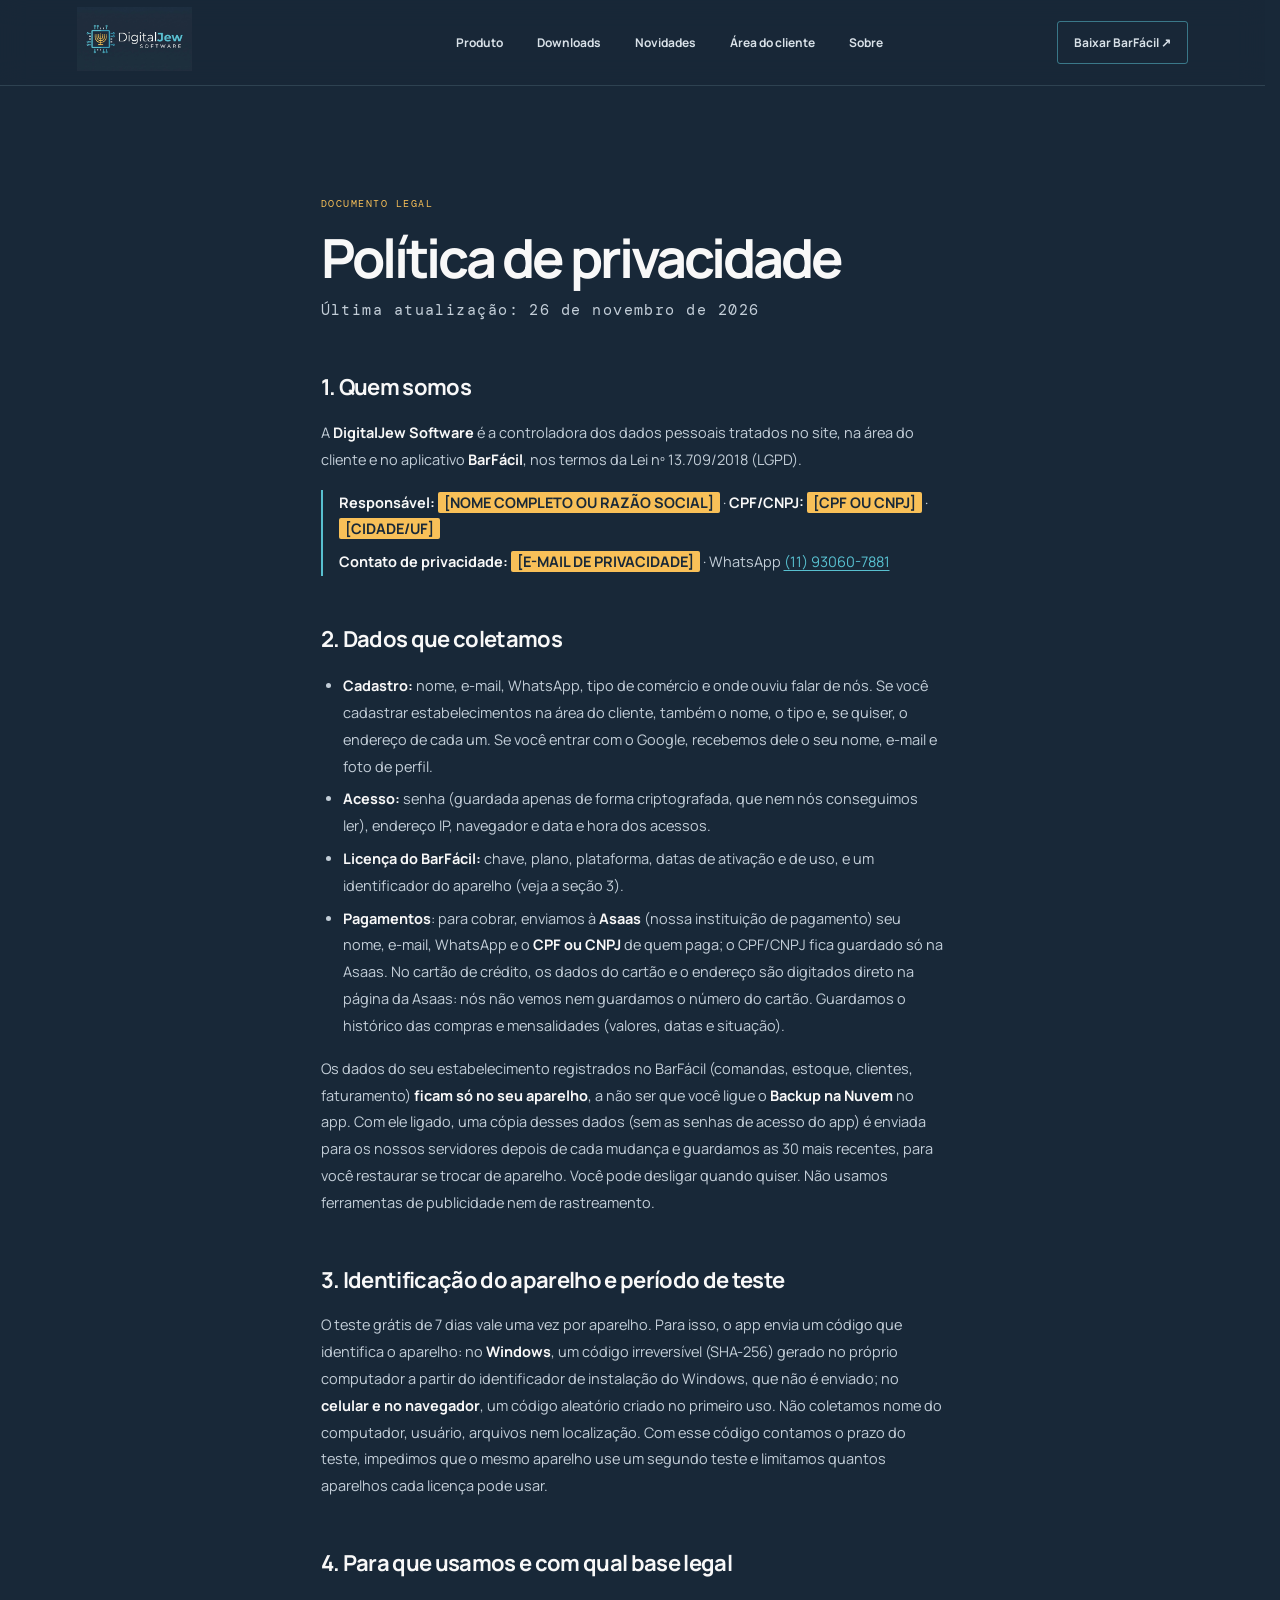
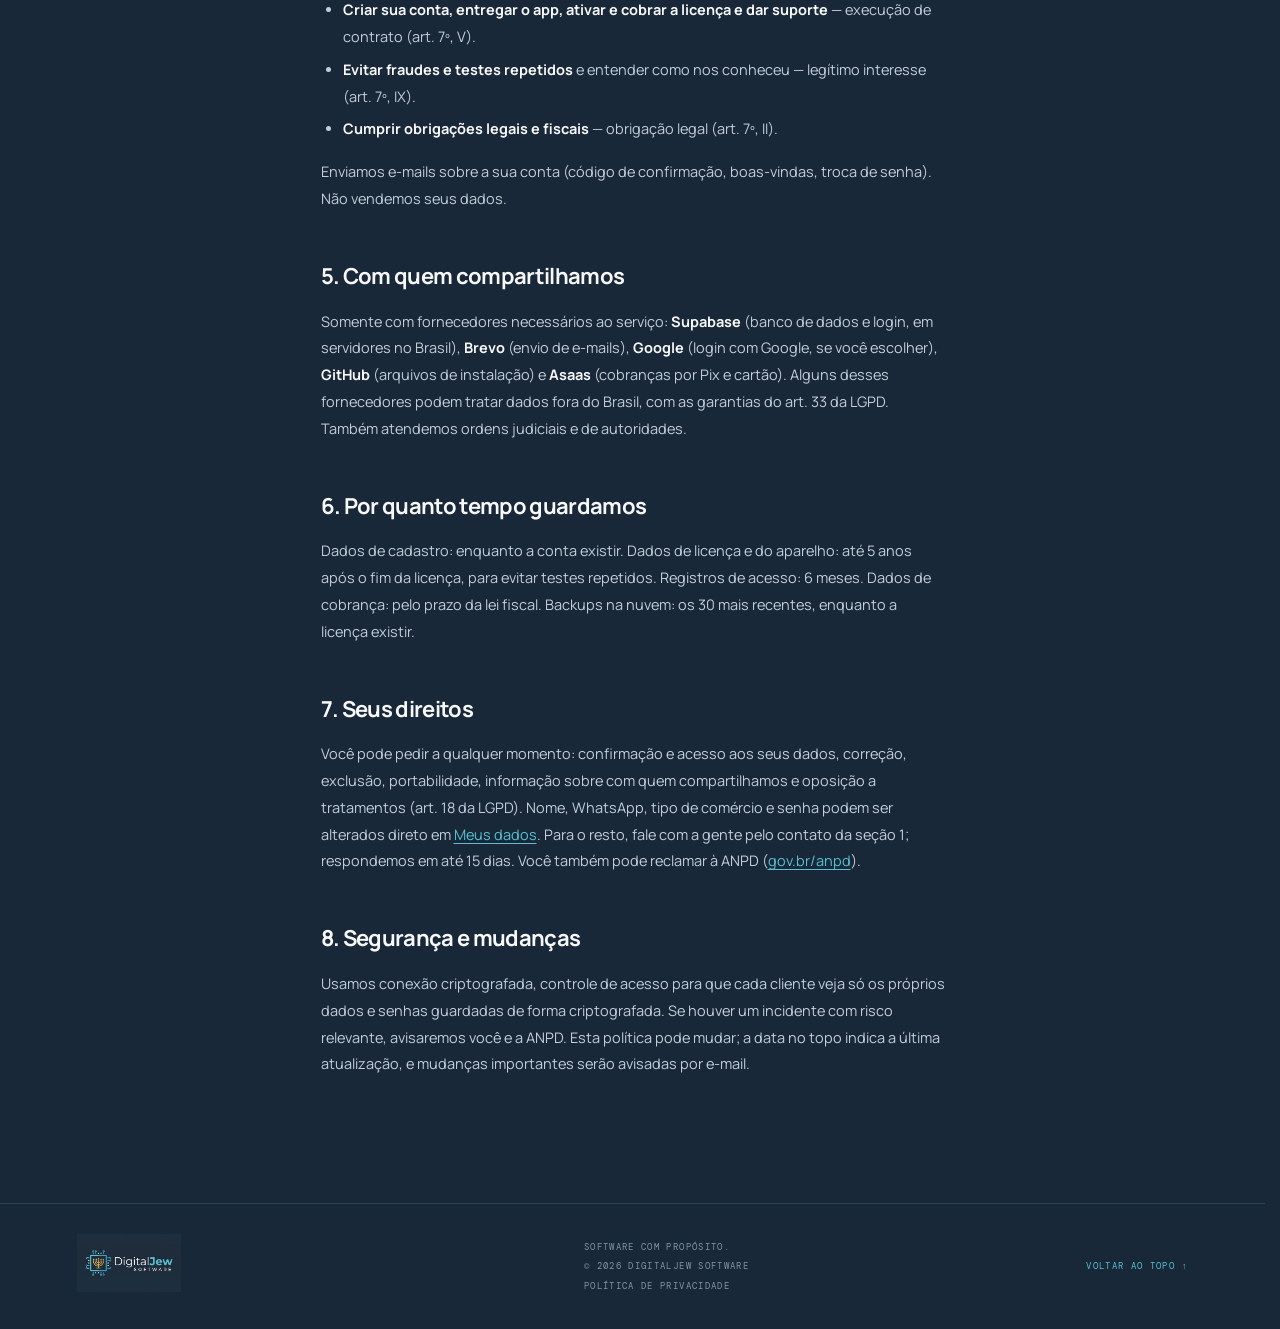
<file: politica-privacidade.html>
<!doctype html>
<html lang="pt-BR">
<head>
<meta charset="utf-8">
<meta name="viewport" content="width=device-width,initial-scale=1">
<meta name="theme-color" content="#182838">
<meta name="description" content="Política de privacidade da DigitalJew Software e do aplicativo BarFácil, em conformidade com a LGPD.">
<title>Política de privacidade · DigitalJew Software</title>
<link rel="icon" type="image/jpeg" href="assets/brand/digitaljew-logo.jpg">
<link rel="preload" href="assets/fonts/Manrope-latin.woff2" as="font" type="font/woff2" crossorigin>
<link rel="preload" href="assets/fonts/DMMono-latin-400.woff2" as="font" type="font/woff2" crossorigin>
<link rel="stylesheet" href="styles.css">
</head>
<body>
<header class="topbar" id="topo"><a class="brand" href="index.html#inicio"><img src="assets/brand/digitaljew-logo.jpg" alt="DigitalJew Software"></a><button class="menu-toggle" aria-label="Abrir menu" aria-expanded="false">☰</button><nav class="nav"><a href="index.html#produto">Produto</a><a href="index.html#downloads">Downloads</a><a href="index.html#novidades">Novidades</a><a href="area.html">Área do cliente</a><a href="index.html#sobre">Sobre</a></nav><a class="nav-cta" href="area.html#downloads">Baixar BarFácil ↗</a></header>

<main class="legal section">
  <div class="kicker">DOCUMENTO LEGAL</div>
  <h1>Política de privacidade</h1>
  <p class="legal-date">Última atualização: 26 de novembro de 2026</p>

  <section id="s1">
    <h2>1. Quem somos</h2>
    <p>A <strong>DigitalJew Software</strong> é a controladora dos dados pessoais tratados no site, na área do cliente e no aplicativo <strong>BarFácil</strong>, nos termos da Lei nº 13.709/2018 (LGPD).</p>
    <ul class="legal-id">
      <li><b>Responsável:</b> <mark class="preencher">[NOME COMPLETO OU RAZÃO SOCIAL]</mark> · <b>CPF/CNPJ:</b> <mark class="preencher">[CPF OU CNPJ]</mark> · <mark class="preencher">[CIDADE/UF]</mark></li>
      <li><b>Contato de privacidade:</b> <mark class="preencher">[E-MAIL DE PRIVACIDADE]</mark> · WhatsApp <a href="https://wa.me/5511930607881" rel="noopener" target="_blank">(11) 93060-7881</a></li>
    </ul>
  </section>

  <section id="s2">
    <h2>2. Dados que coletamos</h2>
    <ul>
      <li><strong>Cadastro:</strong> nome, e-mail, WhatsApp, tipo de comércio e onde ouviu falar de nós. Se você cadastrar estabelecimentos na área do cliente, também o nome, o tipo e, se quiser, o endereço de cada um. Se você entrar com o Google, recebemos dele o seu nome, e-mail e foto de perfil.</li>
      <li><strong>Acesso:</strong> senha (guardada apenas de forma criptografada, que nem nós conseguimos ler), endereço IP, navegador e data e hora dos acessos.</li>
      <li><strong>Licença do BarFácil:</strong> chave, plano, plataforma, datas de ativação e de uso, e um identificador do aparelho (veja a seção 3).</li>
      <li><strong>Pagamentos</strong>: para cobrar, enviamos à <strong>Asaas</strong> (nossa instituição de pagamento) seu nome, e-mail, WhatsApp e o <strong>CPF ou CNPJ</strong> de quem paga; o CPF/CNPJ fica guardado só na Asaas. No cartão de crédito, os dados do cartão e o endereço são digitados direto na página da Asaas: nós não vemos nem guardamos o número do cartão. Guardamos o histórico das compras e mensalidades (valores, datas e situação).</li>
    </ul>
    <p>Os dados do seu estabelecimento registrados no BarFácil (comandas, estoque, clientes, faturamento) <strong>ficam só no seu aparelho</strong>, a não ser que você ligue o <strong>Backup na Nuvem</strong> no app. Com ele ligado, uma cópia desses dados (sem as senhas de acesso do app) é enviada para os nossos servidores depois de cada mudança e guardamos as 30 mais recentes, para você restaurar se trocar de aparelho. Você pode desligar quando quiser. Não usamos ferramentas de publicidade nem de rastreamento.</p>
  </section>

  <section id="s3">
    <h2>3. Identificação do aparelho e período de teste</h2>
    <p>O teste grátis de 7 dias vale uma vez por aparelho. Para isso, o app envia um código que identifica o aparelho: no <strong>Windows</strong>, um código irreversível (SHA-256) gerado no próprio computador a partir do identificador de instalação do Windows, que não é enviado; no <strong>celular e no navegador</strong>, um código aleatório criado no primeiro uso. Não coletamos nome do computador, usuário, arquivos nem localização. Com esse código contamos o prazo do teste, impedimos que o mesmo aparelho use um segundo teste e limitamos quantos aparelhos cada licença pode usar.</p>
  </section>

  <section id="s4">
    <h2>4. Para que usamos e com qual base legal</h2>
    <ul>
      <li><strong>Criar sua conta, entregar o app, ativar e cobrar a licença e dar suporte</strong> — execução de contrato (art. 7º, V).</li>
      <li><strong>Evitar fraudes e testes repetidos</strong> e entender como nos conheceu — legítimo interesse (art. 7º, IX).</li>
      <li><strong>Cumprir obrigações legais e fiscais</strong> — obrigação legal (art. 7º, II).</li>
    </ul>
    <p>Enviamos e-mails sobre a sua conta (código de confirmação, boas-vindas, troca de senha). Não vendemos seus dados.</p>
  </section>

  <section id="s5">
    <h2>5. Com quem compartilhamos</h2>
    <p>Somente com fornecedores necessários ao serviço: <strong>Supabase</strong> (banco de dados e login, em servidores no Brasil), <strong>Brevo</strong> (envio de e-mails), <strong>Google</strong> (login com Google, se você escolher), <strong>GitHub</strong> (arquivos de instalação) e <strong>Asaas</strong> (cobranças por Pix e cartão). Alguns desses fornecedores podem tratar dados fora do Brasil, com as garantias do art. 33 da LGPD. Também atendemos ordens judiciais e de autoridades.</p>
  </section>

  <section id="s6">
    <h2>6. Por quanto tempo guardamos</h2>
    <p>Dados de cadastro: enquanto a conta existir. Dados de licença e do aparelho: até 5 anos após o fim da licença, para evitar testes repetidos. Registros de acesso: 6 meses. Dados de cobrança: pelo prazo da lei fiscal. Backups na nuvem: os 30 mais recentes, enquanto a licença existir.</p>
  </section>

  <section id="s7">
    <h2>7. Seus direitos</h2>
    <p>Você pode pedir a qualquer momento: confirmação e acesso aos seus dados, correção, exclusão, portabilidade, informação sobre com quem compartilhamos e oposição a tratamentos (art. 18 da LGPD). Nome, WhatsApp, tipo de comércio e senha podem ser alterados direto em <a href="area.html#meus-dados">Meus dados</a>. Para o resto, fale com a gente pelo contato da seção 1; respondemos em até 15 dias. Você também pode reclamar à ANPD (<a href="https://www.gov.br/anpd" rel="noopener" target="_blank">gov.br/anpd</a>).</p>
  </section>

  <section id="s8">
    <h2>8. Segurança e mudanças</h2>
    <p>Usamos conexão criptografada, controle de acesso para que cada cliente veja só os próprios dados e senhas guardadas de forma criptografada. Se houver um incidente com risco relevante, avisaremos você e a ANPD. Esta política pode mudar; a data no topo indica a última atualização, e mudanças importantes serão avisadas por e-mail.</p>
  </section>
</main>

<footer class="footer"><a href="index.html#inicio" class="footer-brand"><img src="assets/brand/digitaljew-logo.jpg" alt="DigitalJew Software"></a><div class="footer-copy"><span>SOFTWARE COM PROPÓSITO.</span><span>© <span id="year"></span> DIGITALJEW SOFTWARE</span><a href="politica-privacidade.html">POLÍTICA DE PRIVACIDADE</a></div><a class="back-top" href="#topo">VOLTAR AO TOPO ↑</a></footer>
<script>
  document.querySelector('.menu-toggle').addEventListener('click', e => { const n = document.querySelector('.nav'), o = n.classList.toggle('open'); e.currentTarget.setAttribute('aria-expanded', String(o)); });
  document.getElementById('year').textContent = new Date().getFullYear();
</script>
</body>
</html>
</file>
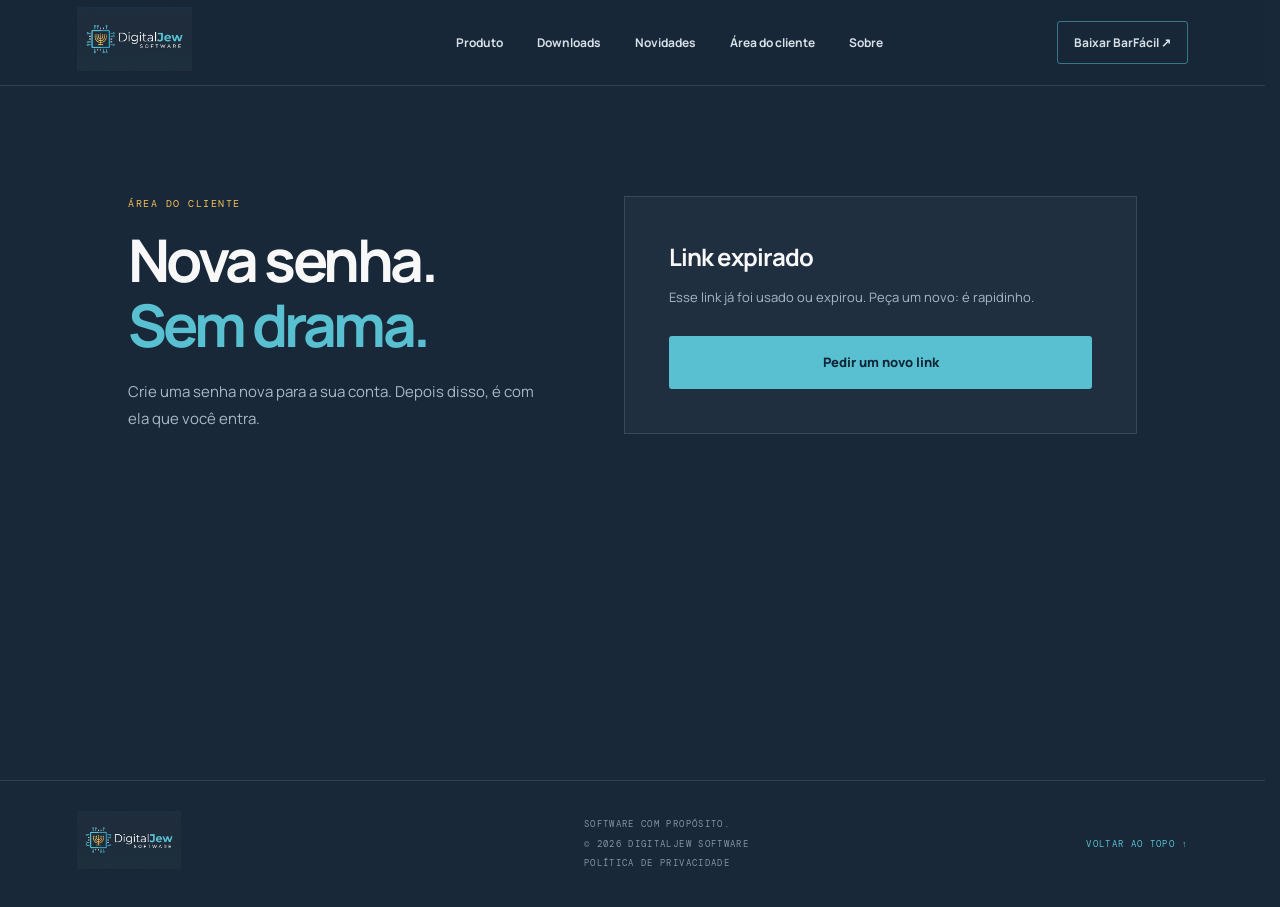
<file: redefinir-senha.html>
<!doctype html>
<html lang="pt-BR">
<head>
<meta charset="utf-8">
<meta name="viewport" content="width=device-width,initial-scale=1">
<meta name="theme-color" content="#182838">
<meta name="robots" content="noindex">
<title>Redefinir senha · DigitalJew Software</title>
<link rel="icon" type="image/jpeg" href="assets/brand/digitaljew-logo.jpg">
<link rel="preload" href="assets/fonts/Manrope-latin.woff2" as="font" type="font/woff2" crossorigin>
<link rel="preload" href="assets/fonts/DMMono-latin-400.woff2" as="font" type="font/woff2" crossorigin>
<link rel="stylesheet" href="styles.css">
</head>
<body>
<header class="topbar" id="topo"><a class="brand" href="index.html#inicio"><img src="assets/brand/digitaljew-logo.jpg" alt="DigitalJew Software"></a><button class="menu-toggle" aria-label="Abrir menu" aria-expanded="false">☰</button><nav class="nav"><a href="index.html#produto">Produto</a><a href="index.html#downloads">Downloads</a><a href="index.html#novidades">Novidades</a><a href="area.html">Área do cliente</a><a href="index.html#sobre">Sobre</a></nav><a class="nav-cta" href="area.html#downloads">Baixar BarFácil ↗</a></header>

<main class="signup section">
  <div class="signup-intro">
    <div class="kicker">ÁREA DO CLIENTE</div>
    <h1>Nova senha.<br><span>Sem drama.</span></h1>
    <p>Crie uma senha nova para a sua conta. Depois disso, é com ela que você entra.</p>
  </div>

  <div class="signup-card">
    <section class="step" data-step="verificando">
      <h2>Conferindo o link…</h2>
      <p class="step-text">Só um instante.</p>
    </section>

    <section class="step" data-step="nova" hidden>
      <h2>Criar senha nova</h2>
      <p class="step-text" id="nova-texto">Escolha uma senha forte.</p>
      <form id="form-nova" novalidate>
        <div class="pw-meter" id="medidor-nova"></div>
        <label class="field"><span>Nova senha</span><input name="senha" type="password" autocomplete="new-password" minlength="8" required aria-describedby="nova-dica"></label>
        <label class="field"><span>Repita a nova senha</span><input name="repetir" type="password" autocomplete="new-password" required></label>
        <p class="pw-tip" id="nova-dica">Dica: use pelo menos 8 caracteres, com letras maiúsculas e minúsculas, números e caracteres especiais (como *, &amp; e %).</p>
        <p class="form-error" id="erro-nova" role="alert" hidden></p>
        <button class="button primary wide" type="submit" disabled>Salvar senha nova</button>
      </form>
    </section>

    <section class="step" data-step="invalido" hidden>
      <h2>Link expirado</h2>
      <p class="step-text">Esse link já foi usado ou expirou. Peça um novo: é rapidinho.</p>
      <a class="button primary wide" href="cadastro.html?esqueci=1#entrar">Pedir um novo link</a>
    </section>

    <section class="step done" data-step="pronto" hidden>
      <div class="done-mark" aria-hidden="true">✳</div>
      <h2>Senha alterada!</h2>
      <p class="step-text">Pronto. A partir de agora, entre com o seu e-mail e a senha nova.</p>
      <a class="button primary" href="area.html">Ir para minha área</a>
    </section>
  </div>
</main>

<footer class="footer"><a href="index.html#inicio" class="footer-brand"><img src="assets/brand/digitaljew-logo.jpg" alt="DigitalJew Software"></a><div class="footer-copy"><span>SOFTWARE COM PROPÓSITO.</span><span>© <span id="year"></span> DIGITALJEW SOFTWARE</span><a href="politica-privacidade.html">POLÍTICA DE PRIVACIDADE</a></div><a class="back-top" href="#topo">VOLTAR AO TOPO ↑</a></footer>
<script src="config.js"></script>
<script src="vendor/supabase-js-2.117.3.min.js"></script>
<script src="conta.js"></script>
<script src="redefinir-senha.js"></script>
</body>
</html>
</file>
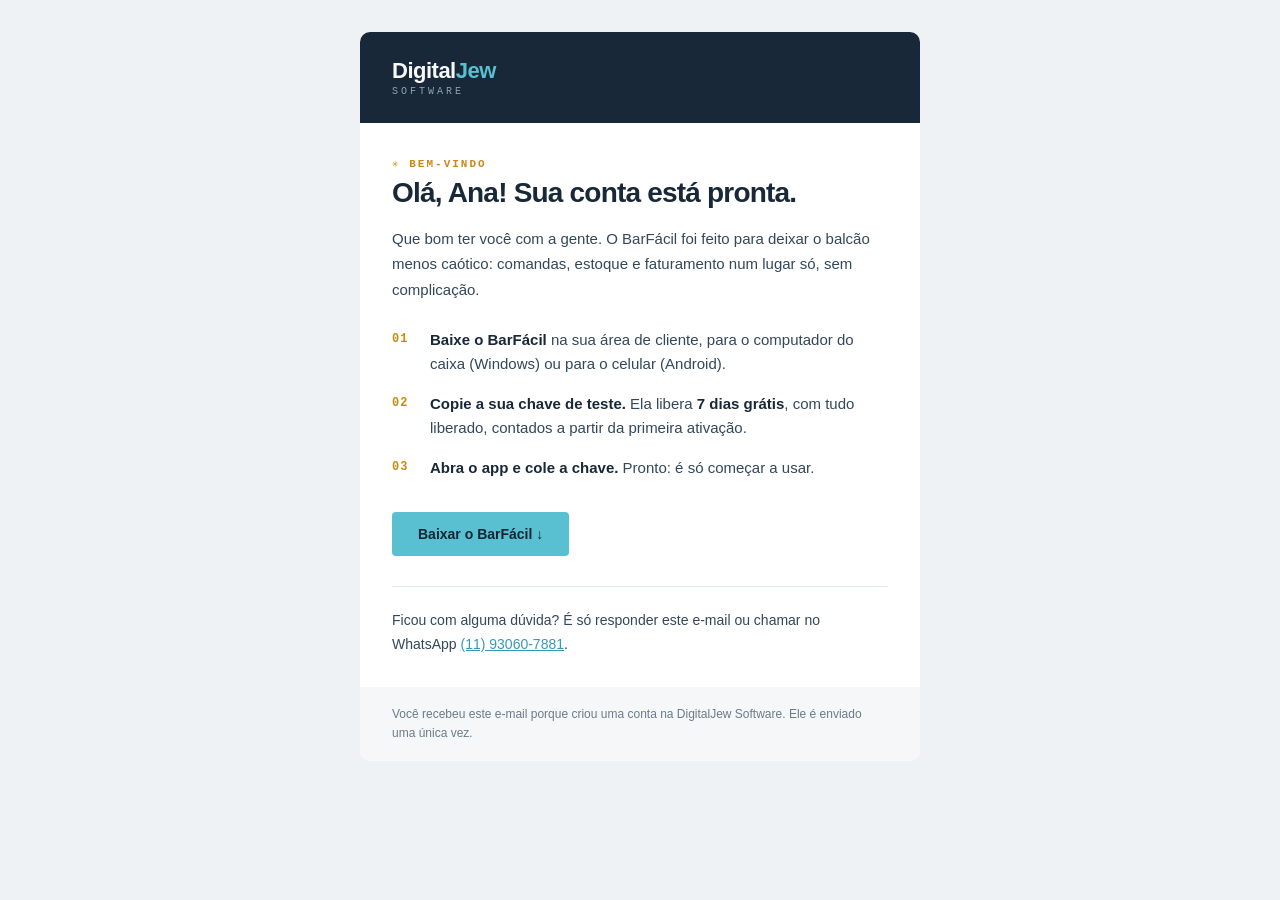
<file: supabase/emails/boas-vindas.html>
<!-- Pré-visualização gerada de supabase/functions/boas-vindas/modelo.ts (exemplo: Ana Pereira). Não edite aqui. -->
<!doctype html>
<html lang="pt-BR"><head><meta charset="utf-8"><meta name="viewport" content="width=device-width,initial-scale=1"><title>Bem-vindo à DigitalJew, Ana!</title></head>
<body style="margin:0;padding:0;background:#eef2f5">
  <table role="presentation" width="100%" cellpadding="0" cellspacing="0" border="0" style="background:#eef2f5">
    <tr><td align="center" style="padding:32px 12px">
      <table role="presentation" width="100%" cellpadding="0" cellspacing="0" border="0" style="max-width:560px;background:#ffffff;border-radius:10px;overflow:hidden">
        <tr><td style="background:#182838;padding:26px 32px">
          <span style="font:700 22px Arial,Helvetica,sans-serif;color:#f8f8f8;letter-spacing:-.5px">Digital<span style="color:#58c0d0">Jew</span></span>
          <span style="display:block;font:10px 'Courier New',monospace;color:#8fa3b3;letter-spacing:3px;margin-top:2px">SOFTWARE</span>
        </td></tr>
        <tr><td style="padding:34px 32px 8px">
          <p style="margin:0 0 6px;font:600 11px 'Courier New',monospace;color:#c98a14;letter-spacing:2px">✳ BEM-VINDO</p>
          <h1 style="margin:0 0 16px;font:800 28px/1.2 Arial,Helvetica,sans-serif;color:#182838;letter-spacing:-.8px">Olá, Ana! Sua conta está pronta.</h1>
          <p style="margin:0 0 26px;font:15px/1.7 Arial,Helvetica,sans-serif;color:#33475a">Que bom ter você com a gente. O BarFácil foi feito para deixar o balcão menos caótico: comandas, estoque e faturamento num lugar só, sem complicação.</p>
          <table role="presentation" width="100%" cellpadding="0" cellspacing="0" border="0">
          <tr><td style="padding:0 0 16px">
            <table role="presentation" cellpadding="0" cellspacing="0" border="0"><tr>
              <td valign="top" style="width:38px;font:600 12px/22px 'Courier New',monospace;color:#c98a14;letter-spacing:1px">01</td>
              <td style="font:15px/1.6 Arial,Helvetica,sans-serif;color:#33475a"><strong style="color:#182838">Baixe o BarFácil</strong> na sua área de cliente, para o computador do caixa (Windows) ou para o celular (Android).</td>
            </tr></table>
          </td></tr>
          <tr><td style="padding:0 0 16px">
            <table role="presentation" cellpadding="0" cellspacing="0" border="0"><tr>
              <td valign="top" style="width:38px;font:600 12px/22px 'Courier New',monospace;color:#c98a14;letter-spacing:1px">02</td>
              <td style="font:15px/1.6 Arial,Helvetica,sans-serif;color:#33475a"><strong style="color:#182838">Copie a sua chave de teste.</strong> Ela libera <strong style="color:#182838">7 dias grátis</strong>, com tudo liberado, contados a partir da primeira ativação.</td>
            </tr></table>
          </td></tr>
          <tr><td style="padding:0 0 16px">
            <table role="presentation" cellpadding="0" cellspacing="0" border="0"><tr>
              <td valign="top" style="width:38px;font:600 12px/22px 'Courier New',monospace;color:#c98a14;letter-spacing:1px">03</td>
              <td style="font:15px/1.6 Arial,Helvetica,sans-serif;color:#33475a"><strong style="color:#182838">Abra o app e cole a chave.</strong> Pronto: é só começar a usar.</td>
            </tr></table>
          </td></tr>
          </table>
        </td></tr>
        <tr><td style="padding:8px 32px 30px">
          <table role="presentation" cellpadding="0" cellspacing="0" border="0"><tr><td style="background:#58c0d0;border-radius:4px">
            <a href="https://seusite.com.br/area.html#downloads" style="display:inline-block;padding:14px 26px;font:800 14px Arial,Helvetica,sans-serif;color:#102637;text-decoration:none">Baixar o BarFácil ↓</a>
          </td></tr></table>
        </td></tr>
        <tr><td style="padding:0 32px 30px">
          <p style="margin:0;padding-top:22px;border-top:1px solid #e3e8ec;font:14px/1.7 Arial,Helvetica,sans-serif;color:#33475a">Ficou com alguma dúvida? É só responder este e-mail ou chamar no WhatsApp <a href="https://wa.me/5511930607881" style="color:#3898b8">(11) 93060-7881</a>.</p>
        </td></tr>
        <tr><td style="background:#f5f7f9;padding:18px 32px">
          <p style="margin:0;font:12px/1.6 Arial,Helvetica,sans-serif;color:#6b7b88">Você recebeu este e-mail porque criou uma conta na DigitalJew Software. Ele é enviado uma única vez.</p>
        </td></tr>
      </table>
    </td></tr>
  </table>
</body></html>
</file>
<file: styles.css>
/* Fontes do site, hospedadas aqui (Manrope e DM Mono, licença SIL Open Font License). */
@font-face{font-family:'DM Mono';font-style:normal;font-weight:400;font-display:fallback;src:url(assets/fonts/DMMono-latin-ext-400.woff2) format('woff2');unicode-range:U+0100-02BA, U+02BD-02C5, U+02C7-02CC, U+02CE-02D7, U+02DD-02FF, U+0304, U+0308, U+0329, U+1D00-1DBF, U+1E00-1E9F, U+1EF2-1EFF, U+2020, U+20A0-20AB, U+20AD-20C4, U+2113, U+2C60-2C7F, U+A720-A7FF}
@font-face{font-family:'DM Mono';font-style:normal;font-weight:400;font-display:fallback;src:url(assets/fonts/DMMono-latin-400.woff2) format('woff2');unicode-range:U+0000-00FF, U+0131, U+0152-0153, U+02BB-02BC, U+02C6, U+02DA, U+02DC, U+0304, U+0308, U+0329, U+2000-206F, U+20AC, U+2122, U+2191, U+2193, U+2212, U+2215, U+FEFF, U+FFFD}
@font-face{font-family:'DM Mono';font-style:normal;font-weight:500;font-display:fallback;src:url(assets/fonts/DMMono-latin-ext-500.woff2) format('woff2');unicode-range:U+0100-02BA, U+02BD-02C5, U+02C7-02CC, U+02CE-02D7, U+02DD-02FF, U+0304, U+0308, U+0329, U+1D00-1DBF, U+1E00-1E9F, U+1EF2-1EFF, U+2020, U+20A0-20AB, U+20AD-20C4, U+2113, U+2C60-2C7F, U+A720-A7FF}
@font-face{font-family:'DM Mono';font-style:normal;font-weight:500;font-display:fallback;src:url(assets/fonts/DMMono-latin-500.woff2) format('woff2');unicode-range:U+0000-00FF, U+0131, U+0152-0153, U+02BB-02BC, U+02C6, U+02DA, U+02DC, U+0304, U+0308, U+0329, U+2000-206F, U+20AC, U+2122, U+2191, U+2193, U+2212, U+2215, U+FEFF, U+FFFD}
@font-face{font-family:'Manrope';font-style:normal;font-weight:400;font-display:fallback;src:url(assets/fonts/Manrope-latin-ext.woff2) format('woff2');unicode-range:U+0100-02BA, U+02BD-02C5, U+02C7-02CC, U+02CE-02D7, U+02DD-02FF, U+0304, U+0308, U+0329, U+1D00-1DBF, U+1E00-1E9F, U+1EF2-1EFF, U+2020, U+20A0-20AB, U+20AD-20C4, U+2113, U+2C60-2C7F, U+A720-A7FF}
@font-face{font-family:'Manrope';font-style:normal;font-weight:400;font-display:fallback;src:url(assets/fonts/Manrope-latin.woff2) format('woff2');unicode-range:U+0000-00FF, U+0131, U+0152-0153, U+02BB-02BC, U+02C6, U+02DA, U+02DC, U+0304, U+0308, U+0329, U+2000-206F, U+20AC, U+2122, U+2191, U+2193, U+2212, U+2215, U+FEFF, U+FFFD}
@font-face{font-family:'Manrope';font-style:normal;font-weight:500;font-display:fallback;src:url(assets/fonts/Manrope-latin-ext.woff2) format('woff2');unicode-range:U+0100-02BA, U+02BD-02C5, U+02C7-02CC, U+02CE-02D7, U+02DD-02FF, U+0304, U+0308, U+0329, U+1D00-1DBF, U+1E00-1E9F, U+1EF2-1EFF, U+2020, U+20A0-20AB, U+20AD-20C4, U+2113, U+2C60-2C7F, U+A720-A7FF}
@font-face{font-family:'Manrope';font-style:normal;font-weight:500;font-display:fallback;src:url(assets/fonts/Manrope-latin.woff2) format('woff2');unicode-range:U+0000-00FF, U+0131, U+0152-0153, U+02BB-02BC, U+02C6, U+02DA, U+02DC, U+0304, U+0308, U+0329, U+2000-206F, U+20AC, U+2122, U+2191, U+2193, U+2212, U+2215, U+FEFF, U+FFFD}
@font-face{font-family:'Manrope';font-style:normal;font-weight:600;font-display:fallback;src:url(assets/fonts/Manrope-latin-ext.woff2) format('woff2');unicode-range:U+0100-02BA, U+02BD-02C5, U+02C7-02CC, U+02CE-02D7, U+02DD-02FF, U+0304, U+0308, U+0329, U+1D00-1DBF, U+1E00-1E9F, U+1EF2-1EFF, U+2020, U+20A0-20AB, U+20AD-20C4, U+2113, U+2C60-2C7F, U+A720-A7FF}
@font-face{font-family:'Manrope';font-style:normal;font-weight:600;font-display:fallback;src:url(assets/fonts/Manrope-latin.woff2) format('woff2');unicode-range:U+0000-00FF, U+0131, U+0152-0153, U+02BB-02BC, U+02C6, U+02DA, U+02DC, U+0304, U+0308, U+0329, U+2000-206F, U+20AC, U+2122, U+2191, U+2193, U+2212, U+2215, U+FEFF, U+FFFD}
@font-face{font-family:'Manrope';font-style:normal;font-weight:700;font-display:fallback;src:url(assets/fonts/Manrope-latin-ext.woff2) format('woff2');unicode-range:U+0100-02BA, U+02BD-02C5, U+02C7-02CC, U+02CE-02D7, U+02DD-02FF, U+0304, U+0308, U+0329, U+1D00-1DBF, U+1E00-1E9F, U+1EF2-1EFF, U+2020, U+20A0-20AB, U+20AD-20C4, U+2113, U+2C60-2C7F, U+A720-A7FF}
@font-face{font-family:'Manrope';font-style:normal;font-weight:700;font-display:fallback;src:url(assets/fonts/Manrope-latin.woff2) format('woff2');unicode-range:U+0000-00FF, U+0131, U+0152-0153, U+02BB-02BC, U+02C6, U+02DA, U+02DC, U+0304, U+0308, U+0329, U+2000-206F, U+20AC, U+2122, U+2191, U+2193, U+2212, U+2215, U+FEFF, U+FFFD}
@font-face{font-family:'Manrope';font-style:normal;font-weight:800;font-display:fallback;src:url(assets/fonts/Manrope-latin-ext.woff2) format('woff2');unicode-range:U+0100-02BA, U+02BD-02C5, U+02C7-02CC, U+02CE-02D7, U+02DD-02FF, U+0304, U+0308, U+0329, U+1D00-1DBF, U+1E00-1E9F, U+1EF2-1EFF, U+2020, U+20A0-20AB, U+20AD-20C4, U+2113, U+2C60-2C7F, U+A720-A7FF}
@font-face{font-family:'Manrope';font-style:normal;font-weight:800;font-display:fallback;src:url(assets/fonts/Manrope-latin.woff2) format('woff2');unicode-range:U+0000-00FF, U+0131, U+0152-0153, U+02BB-02BC, U+02C6, U+02DA, U+02DC, U+0304, U+0308, U+0329, U+2000-206F, U+20AC, U+2122, U+2191, U+2193, U+2212, U+2215, U+FEFF, U+FFFD}

:root{--bg:#182838;--panel:#202f40;--cyan:#58c0d0;--blue:#3898b8;--gold:#f8c058;--white:#f8f8f8;--muted:#aab8c5;--line:rgba(150,190,205,.18);--mono:'DM Mono',monospace;--sans:'Manrope',Arial,sans-serif}
*{box-sizing:border-box}html{scroll-behavior:smooth;scroll-padding-top:90px}body{margin:0;background:var(--bg);color:var(--white);font-family:var(--sans);line-height:1.6}a{color:inherit;text-decoration:none}.topbar{height:86px;padding:0 clamp(22px,6vw,100px);display:flex;align-items:center;justify-content:space-between;border-bottom:1px solid var(--line);background:rgba(24,40,56,.96);position:sticky;top:0;z-index:20;backdrop-filter:blur(14px)}.brand img{width:205px;height:64px;object-fit:contain;object-position:left}.nav{display:flex;gap:34px}.nav a,.nav-cta{font-size:12px;font-weight:700;color:#d9e1e8}.nav a:hover,.text-link:hover{color:var(--cyan)}.nav-cta{border:1px solid #58c0d088;padding:11px 16px;border-radius:3px}.nav-cta span{color:var(--gold)}.menu-toggle{display:none;background:none;color:white;border:0;font-size:24px}.hero{min-height:660px;padding:100px clamp(22px,10vw,160px) 38px;position:relative;overflow:hidden;display:grid;grid-template-columns:1.05fr .95fr;align-items:center;gap:40px;background:radial-gradient(ellipse at 76% 48%,#3898b826,transparent 38%),linear-gradient(120deg,#182838,#1b2b3d)}.hero-copy{position:relative;z-index:2;max-width:650px}.eyebrow,.kicker,.hero-bottom,.art-label,.product-index,.status,.release-meta span,.manifesto-sign,.footer-copy,.back-top{font-family:var(--mono);font-size:10px;letter-spacing:.15em}.eyebrow{color:var(--cyan)}.pulse,.status i{width:7px;height:7px;border-radius:50%;background:var(--gold);display:inline-block;box-shadow:0 0 14px #f8c058}.hero h1{font-size:clamp(42px,5.2vw,72px);line-height:1.09;letter-spacing:-.065em;margin:28px 0 22px}.hero h1 span,h2 span{color:var(--cyan)}.lead{font-size:17px;color:#c0cbd5;max-width:540px;line-height:1.8}.hero-actions{display:flex;align-items:center;gap:28px;margin-top:34px}.button{display:inline-flex;align-items:center;justify-content:center;gap:22px;padding:15px 20px;font-size:12px;font-weight:800;border-radius:3px;transition:.2s;border:1px solid transparent}.button.primary{background:var(--cyan);color:#102637}.button.primary:hover{background:#78d4df;transform:translateY(-2px)}.button.disabled{opacity:.45;pointer-events:none}.text-link{font-size:12px;font-weight:700;color:#d9e1e8}.hero-proof{margin-top:55px;color:#9daebb;font-size:11px}.hero-art{position:relative;display:flex;flex-direction:column;gap:18px}.hero-photo{display:block;width:100%;height:auto;aspect-ratio:1376/768;object-fit:cover;border-radius:18px;border:1px solid #58c0d033;box-shadow:0 30px 80px #0008,0 0 70px #58c0d01a}.art-label{display:flex;justify-content:space-between;color:#91a7b7}.art-label strong{color:var(--gold);font-weight:400}.hero-bottom{grid-column:1/-1;display:flex;justify-content:space-between;color:#74899a;border-top:1px solid var(--line);padding-top:20px;margin-top:42px}.section{padding:110px clamp(22px,10vw,160px)}.section-head{display:flex;justify-content:space-between;align-items:end;gap:30px;margin-bottom:48px}.kicker{color:var(--gold);margin-bottom:16px}.section-head h2,.manifesto h2{font-size:clamp(34px,4vw,54px);line-height:1.15;letter-spacing:-.055em;margin:0}.section-head>p{max-width:340px;color:var(--muted);font-size:13px;margin:0 0 5px;line-height:1.8}.product-section{background:#1c2b3c}.product-card{display:grid;grid-template-columns:1fr 1fr;border:1px solid var(--line);background:var(--panel);min-height:470px}.product-visual{position:relative;min-height:470px;display:flex;flex-direction:column;align-items:center;justify-content:center;gap:38px;padding:50px 28px;overflow:hidden;background:radial-gradient(circle,#58c0d024,transparent 55%),#172638}.visual-grid{position:absolute;inset:0;background-image:linear-gradient(#58c0d012 1px,transparent 1px),linear-gradient(90deg,#58c0d012 1px,transparent 1px);background-size:30px 30px}.receipt{position:relative;width:260px;background:#f5f4ee;color:#1b2b3b;padding:24px 22px;box-shadow:0 25px 70px #08152188;transform:rotate(-3deg);font:10px var(--mono)}.receipt-top{font-weight:500;letter-spacing:.13em;border-bottom:1px dashed #9aa7ac;padding-bottom:14px}.receipt-top span{float:right;color:#238f8d;font-size:8px}.receipt-title{font:800 19px var(--sans);margin:16px 0 8px}.receipt-row,.receipt-item,.receipt-total{display:flex;justify-content:space-between;margin:9px 0}.receipt-row b{color:#268b86}.receipt-line{border-top:1px dashed #aab2b2;margin:15px 0}.receipt-total strong{font:800 17px var(--sans)}.receipt-footer{text-align:center;border-top:1px dashed #aab2b2;padding-top:14px;margin-top:16px;font-size:8px;letter-spacing:.1em}.product-info{padding:54px clamp(26px,5vw,65px)}.product-topline{display:flex;justify-content:space-between;align-items:center}.status{color:var(--cyan);font-size:9px}.status i{width:6px;height:6px;background:var(--cyan);margin-right:7px}.product-index{color:#8094a5;font-size:9px}.product-info h3{font-size:46px;letter-spacing:-.06em;margin:22px 0 0}.product-subtitle{color:var(--gold)!important;font-size:15px!important;font-weight:700}.product-info p{color:#aebdca;font-size:13px;line-height:1.8}.feature-list{list-style:none;padding:8px 0 18px;margin:0}.feature-list li{font-size:12px;padding:9px 0;color:#dce4e9;border-bottom:1px solid var(--line)}.feature-list li:first-letter{color:var(--gold)}.fineprint{display:block;color:#7f93a3;font-size:10px;line-height:1.6;margin-top:17px}.download-section{background:#172638}.download-panel{border:1px solid #58c0d059;background:linear-gradient(115deg,#203247,#1d2d40);padding:35px}.download-main{display:flex;align-items:center;gap:22px}.platform-icon{width:58px;height:58px;border:1px solid var(--cyan);color:var(--cyan);display:grid;place-items:center;font-size:29px;flex-shrink:0}.download-main>div:nth-child(2){flex:1}.download-main h3{margin:4px 0;font-size:20px}.download-main p{margin:0;color:var(--muted);font-size:12px}.download-main .button{white-space:nowrap}.release-meta{display:grid;grid-template-columns:repeat(4,1fr);border-top:1px solid var(--line);border-bottom:1px solid var(--line);margin-top:30px;padding:20px 0;gap:20px}.release-meta div{display:flex;flex-direction:column;gap:6px}.release-meta span{color:#8195a5;font-size:9px}.release-meta strong{font-size:12px}.download-note{display:flex;gap:12px;color:var(--gold);margin-top:18px}.download-note p{font-size:11px;color:#9fb0bd;margin:0;line-height:1.7}.release-error{margin-top:15px;padding:12px;background:#f8c05814;border-left:2px solid var(--gold);font-size:11px;color:#e6c98f}.all-releases{display:flex;justify-content:space-between;align-items:center;margin-top:25px}.all-releases div{display:flex;flex-direction:column;gap:3px}.all-releases b{font-size:12px}.all-releases span{font-size:11px;color:#93a6b6}.all-releases>a{font-size:12px;color:var(--cyan);font-weight:800}.updates-section{background:#1c2b3c}.release-list{border-top:1px solid var(--line)}.release-item{display:grid;grid-template-columns:150px 1fr 130px;gap:25px;align-items:start;padding:25px 4px;border-bottom:1px solid var(--line)}.release-date{font:10px var(--mono);color:#8499a9;padding-top:5px}.release-body h3{font-size:17px;margin:0 0 8px}.release-body p{font-size:12px;color:#aebdca;white-space:pre-line;margin:0;line-height:1.8}.release-tag{font:9px var(--mono);color:var(--cyan);border:1px solid #58c0d04d;padding:6px 9px;text-align:center}.release-link{color:var(--gold);font-size:11px;margin-top:10px;display:inline-block}.empty-state{padding:30px 0;color:#9fb0bd;font-size:12px}.manifesto{text-align:center;background:radial-gradient(ellipse at 50% 20%,#58c0d01c,transparent 50%),#172638;padding-top:120px;padding-bottom:120px}.manifesto-mark{font-size:34px;color:var(--gold);margin-bottom:18px}.manifesto h2{font-size:clamp(32px,4.4vw,58px)}.manifesto>p{max-width:650px;margin:24px auto 28px;color:#aebdca;font-size:14px;line-height:1.9}.manifesto-sign{color:var(--cyan)}.footer{padding:30px clamp(22px,6vw,100px);display:flex;align-items:center;justify-content:space-between;gap:25px;border-top:1px solid var(--line)}.footer-brand img{width:170px;height:58px;object-fit:contain;object-position:left}.footer-copy{display:flex;flex-direction:column;gap:5px;color:#8094a5;font-size:9px}.back-top{font-size:9px;color:var(--cyan)}
@media(max-width:850px){.nav{gap:17px}.hero{padding-top:70px;grid-template-columns:1fr .8fr}.section{padding-top:80px;padding-bottom:80px}.product-info{padding:35px 28px}}
@media(max-width:650px){.topbar{height:72px}.brand img{width:160px;height:56px}.menu-toggle{display:block;margin-left:auto;margin-right:15px}.nav{display:none;position:absolute;top:71px;left:0;right:0;background:#182838;padding:20px 25px;flex-direction:column;border-bottom:1px solid var(--line)}.nav.open{display:flex}.nav-cta{font-size:10px;padding:9px}.hero{display:block;padding-top:75px;min-height:auto}.hero h1{font-size:46px}.hero-art{margin-top:40px}.hero-bottom{margin-top:20px;font-size:8px}.hero-proof{margin-top:35px}.section-head{display:block}.section-head>p{margin-top:18px}.product-card{grid-template-columns:1fr}.product-visual{min-height:350px}.product-info{padding:32px 25px}.download-panel{padding:22px}.download-main{flex-wrap:wrap}.download-main>div:nth-child(2){min-width:calc(100% - 85px)}.download-main .button{width:100%}.release-meta{grid-template-columns:repeat(2,1fr)}.all-releases{align-items:flex-start;gap:18px}.release-item{grid-template-columns:1fr;gap:8px}.release-tag{justify-self:start}.footer{flex-wrap:wrap}.footer-copy{order:3;width:100%}.manifesto{padding-left:24px;padding-right:24px}}
/* Entrada da hero: roda uma vez, quando 10% da seção está na tela */
.js .hero .hero-photo{opacity:0;transform:translateX(70vw)}
.js .hero .drop{opacity:0;transform:translateY(-28px)}
.js .hero{--total:2s}
.js .hero.in .hero-photo{opacity:1;transform:none;transition:opacity var(--total) ease-out,transform var(--total) cubic-bezier(.16,1,.3,1)}
.js .hero.in .drop{--d:calc(var(--i,0)*.12s);opacity:1;transform:none;transition:opacity calc(var(--total) - var(--d)) ease-out var(--d),transform calc(var(--total) - var(--d)) cubic-bezier(.16,1,.3,1) var(--d)}
.js .hero .eyebrow{--i:0}.js .hero h1{--i:1}.js .hero .lead{--i:2}.js .hero .hero-actions{--i:3}.js .hero .hero-proof{--i:4}.js .hero .art-label{--i:5}.js .hero .hero-bottom{--i:6}
@media(prefers-reduced-motion:reduce){.js .hero .hero-photo,.js .hero .drop{opacity:1;transform:none;transition:none}}

/* Lista de recursos abaixo da comanda */
.manifesto-mark-end{margin:30px 0 0}
.perks{position:relative;z-index:1;list-style:none;margin:0;padding:0;width:100%;max-width:380px}
.perk{border-bottom:1px solid #f8c05833}
.perk:first-child{border-top:1px solid #f8c05833}
.perk-toggle,.perk-more{display:flex;align-items:center;justify-content:space-between;gap:14px;width:100%;padding:13px 2px;background:none;border:0;color:var(--gold);font:700 14px/1.4 var(--sans);text-align:left;cursor:pointer}
.perk-more{cursor:default;justify-content:flex-end;text-align:right}
.perk-more em{font-style:italic}
.perk-toggle:hover{color:#ffd37f}
.perk-toggle:focus-visible{outline:2px solid var(--gold);outline-offset:3px}
.perk-icon{position:relative;width:12px;height:12px;flex-shrink:0}
.perk-icon:before,.perk-icon:after{content:"";position:absolute;left:0;top:5px;width:12px;height:2px;background:currentColor;border-radius:2px;transition:transform .3s ease}
.perk-icon:after{transform:rotate(90deg)}
.perk-toggle[aria-expanded="true"] .perk-icon:after{transform:rotate(0)}
.perk-panel{cursor:pointer;padding:0 2px 14px}
.perk-panel ul{margin:0;padding:0;list-style:none}
.perk-panel li{position:relative;padding:4px 0 4px 18px;color:#d3dde5;font-size:12.5px;line-height:1.65}
.perk-panel li:before{content:"✳";position:absolute;left:0;top:4px;color:var(--gold);font-size:11px}
.perk-panel em{color:var(--gold);font-style:normal;font-weight:700}
.perk-panel:not([hidden]){animation:perk-open .3s ease-out}
@keyframes perk-open{from{opacity:0;transform:translateY(-6px)}to{opacity:1;transform:none}}
@media(prefers-reduced-motion:reduce){.perk-panel:not([hidden]){animation:none}}

/* Página de cadastro */
[hidden]{display:none!important}
:root{--red:#ff7a7a}
.signup{display:grid;grid-template-columns:.9fr 1.1fr;gap:clamp(30px,6vw,90px);align-items:start;min-height:calc(100vh - 86px - 120px)}
.signup-intro h1{font-size:clamp(38px,4.6vw,62px);line-height:1.1;letter-spacing:-.06em;margin:0 0 20px}
.signup-intro h1 span{color:var(--cyan)}
.signup-intro p{color:var(--muted);font-size:15px;line-height:1.8;max-width:420px}
.signup-card{background:var(--panel);border:1px solid var(--line);padding:clamp(24px,4vw,44px);max-width:520px;width:100%;justify-self:end}
.step h2{font-size:24px;letter-spacing:-.04em;margin:0 0 22px;line-height:1.3}
.step-text{color:var(--muted);font-size:13px;line-height:1.7;margin:-8px 0 22px}
.field{display:flex;flex-direction:column;gap:7px;margin-bottom:16px}
.field>span{font-size:12px;font-weight:700;color:#d9e1e8}
.field input,.field select{font:500 14px var(--sans);color:var(--white);background:#172638;border:1px solid #58c0d040;border-radius:3px;padding:12px 13px;width:100%}
.field select{appearance:none;background-image:linear-gradient(45deg,transparent 50%,var(--cyan) 50%),linear-gradient(135deg,var(--cyan) 50%,transparent 50%);background-position:calc(100% - 18px) 50%,calc(100% - 13px) 50%;background-size:5px 5px;background-repeat:no-repeat;padding-right:36px}
.field input:focus,.field select:focus{outline:2px solid var(--cyan);outline-offset:1px;border-color:transparent}
.field input[readonly]{opacity:.7}
.field input.invalid{border-color:var(--red)}
#campo-codigo{font:500 22px var(--mono);letter-spacing:.35em;text-align:center}
.field-error,.form-error{color:var(--red);font-size:12.5px;line-height:1.6;margin:-6px 0 16px}
.button.wide{width:100%;margin-top:6px;font-size:13px;cursor:pointer}
.button:disabled{opacity:.6;cursor:wait}
.google-button{display:flex;align-items:center;justify-content:center;gap:12px;width:100%;padding:13px;border-radius:3px;border:1px solid #dadce0;background:#fff;color:#1f1f1f;font:700 14px var(--sans);cursor:pointer}
.google-button:hover{background:#f1f3f4}
.google-button svg{width:20px;height:20px}
.divider{display:flex;align-items:center;gap:14px;margin:24px 0;color:#8094a5;font:10px var(--mono);letter-spacing:.12em;text-transform:uppercase}
.divider:before,.divider:after{content:"";flex:1;border-top:1px solid var(--line)}
.link-button{background:none;border:0;padding:0;color:var(--cyan);font:700 12.5px var(--sans);cursor:pointer;text-align:left}
.link-button:hover{text-decoration:underline}
.link-button.muted{color:#8fa3b3;font-weight:600;margin-top:14px;display:inline-block}
.resend{margin:20px 0 0;font-size:12.5px;color:var(--muted)}
.done{text-align:center}
.done-mark{font-size:38px;color:var(--gold);margin-bottom:8px}
.done .link-button{display:block;margin:18px auto 0}
.nav a[aria-current="page"]{color:var(--cyan)}
@media(max-width:850px){.signup{grid-template-columns:1fr}.signup-card{justify-self:stretch;max-width:none}}

/* Cadastro: alternar entre cadastro e entrar */
.switch{margin:22px 0 0;font-size:13px;color:var(--muted);text-align:center}
.switch a{color:var(--cyan);font-weight:700}
.done .link-button{display:block;margin:18px auto 0;text-align:center}

/* Área do cliente */
body.no-scroll{overflow:hidden}
.area{min-height:calc(100vh - 86px - 120px)}
.area-loading{color:var(--muted);font-size:14px}
.area-layout{display:grid;grid-template-columns:240px 1fr;gap:clamp(30px,5vw,70px);align-items:start}
.area-layout>*{min-width:0}
.area-menu{border:1px solid var(--line);background:var(--panel)}
.area-user{display:flex;flex-direction:column;gap:4px;padding:22px 22px 18px;border-bottom:1px solid var(--line)}
.area-user .kicker{margin-bottom:8px}
.area-user strong{font-size:18px;letter-spacing:-.03em}
.area-user span:last-child{font-size:12px;color:var(--muted);word-break:break-all}
.area-nav{display:flex;flex-direction:column;padding:10px 0}
.area-nav a,.area-nav button{display:block;width:100%;text-align:left;padding:12px 22px;font:700 13px var(--sans);color:#d9e1e8;background:none;border:0;border-left:2px solid transparent;cursor:pointer}
.area-nav a:hover,.area-nav button:hover{color:var(--cyan)}
.area-nav a[aria-current]{color:var(--cyan);border-left-color:var(--cyan);background:#58c0d00d}
.area-nav button{color:#8fa3b3;border-top:1px solid var(--line);margin-top:8px;padding-top:16px}
.area-main h1{font-size:clamp(32px,3.6vw,46px);letter-spacing:-.055em;margin:0 0 28px;line-height:1.1}
.plan-card{border:1px solid #58c0d059;background:linear-gradient(115deg,#203247,#1d2d40);padding:clamp(22px,3.5vw,34px);margin-bottom:18px}
.plan-premium{border-color:#f8c05880}
.plan-top{display:flex;justify-content:space-between;align-items:center;gap:12px}
.plan-label{font:10px var(--mono);letter-spacing:.15em;color:#8094a5}
.plan-status{font:10px var(--mono);letter-spacing:.1em;padding:5px 9px;border:1px solid #58c0d066;color:var(--cyan);text-transform:uppercase}
.status-atrasada{border-color:#ff7a7a88;color:var(--red)}
.status-teste{border-color:#f8c05888;color:var(--gold)}
.plan-card h2{font-size:clamp(28px,3vw,38px);letter-spacing:-.05em;margin:14px 0 24px}
.plan-card h2 span{color:var(--cyan)}
.plan-premium h2 span{color:var(--gold)}
.plan-meta{display:grid;grid-template-columns:repeat(3,1fr);gap:20px;margin:0;border-top:1px solid var(--line);padding-top:22px}
.plan-meta dt{font:9px var(--mono);letter-spacing:.15em;color:#8195a5;text-transform:uppercase;margin-bottom:6px}
.plan-meta dd{margin:0;font-size:14px;font-weight:700}
.empty-box{border:1px dashed #58c0d059;padding:30px;margin-bottom:18px}
.empty-box h3{margin:0 0 8px;font-size:18px}
.empty-box p{color:var(--muted);font-size:13px;line-height:1.7;margin:0 0 20px}
.area-pay-link{display:inline-flex;gap:8px;margin-top:10px;color:var(--gold);font-weight:800;font-size:14px}
.area-pay-link:hover span{transform:translateX(3px)}
.area-pay-link span{transition:transform .2s}
.area-form{max-width:460px}
.form-ok{color:#7fe0b0;font-size:12.5px;margin:-6px 0 16px}

/* Painel branco de pagamento */
.drawer-backdrop{position:fixed;inset:0;background:#0a1520b3;z-index:40;opacity:0;transition:opacity .3s}
.drawer-backdrop.open{opacity:1}
.drawer{position:fixed;top:0;right:0;bottom:0;width:min(440px,100vw);background:#fff;color:#182838;z-index:41;display:flex;flex-direction:column;transform:translateX(100%);transition:transform .32s cubic-bezier(.16,1,.3,1);box-shadow:-20px 0 60px #0006}
.drawer.open{transform:none}
.drawer-head{display:flex;justify-content:space-between;align-items:center;padding:22px 26px;border-bottom:1px solid #e3e8ec}
.drawer-head h2{margin:0;font-size:20px;letter-spacing:-.03em}
.drawer-close{width:36px;height:36px;border:0;background:#f1f4f6;border-radius:50%;font-size:22px;line-height:1;color:#182838;cursor:pointer}
.drawer-close:hover{background:#e3e8ec}
.drawer-body{padding:8px 26px 30px;overflow-y:auto}
.drawer-body h3{font-size:13px;text-transform:uppercase;letter-spacing:.08em;color:#5b6b78;margin:22px 0 12px}
.cards-empty{border:1px dashed #c9d3da;border-radius:6px;padding:16px;font-size:13px;color:#5b6b78}
.dfield{display:flex;flex-direction:column;gap:6px;margin-bottom:14px}
.dfield>span{font-size:12px;font-weight:700;color:#33475a}
.dfield input{font:500 15px var(--sans);color:#182838;background:#fff;border:1px solid #c9d3da;border-radius:6px;padding:12px 13px;width:100%}
.dfield input:focus{outline:2px solid #3898b8;outline-offset:0;border-color:transparent}
.dfield input.invalid{border-color:#d93c3c}
.dfield-row{display:grid;grid-template-columns:1fr 1fr;gap:12px}
.card-input{position:relative;display:block}
.card-input input{padding-right:150px;letter-spacing:.04em}
.card-brand{position:absolute;right:10px;top:50%;transform:translateY(-50%);display:flex;align-items:center;gap:7px;font-size:10px;font-weight:800;color:#5b6b78;text-transform:uppercase;letter-spacing:.04em;pointer-events:none;opacity:0;transition:opacity .2s}
.card-brand.on{opacity:1}
.card-brand svg{width:38px;height:25px;border-radius:4px;box-shadow:0 0 0 1px #d6dde2;flex-shrink:0;text-transform:none;letter-spacing:0}
.dcheck{display:flex;gap:10px;align-items:flex-start;font-size:13px;line-height:1.5;color:#33475a;margin:6px 0 16px;cursor:pointer}
.dcheck input{width:18px;height:18px;margin:1px 0 0;accent-color:#3898b8;flex-shrink:0}
.dfield-error{color:#d93c3c;font-size:12.5px;margin:-4px 0 14px}
.dnotice{background:#fff7e6;border-left:3px solid var(--gold);color:#5c4510;font-size:12.5px;line-height:1.6;padding:10px 12px;margin:0 0 14px}
.dbutton{width:100%;padding:14px;border:0;border-radius:6px;background:#182838;color:#fff;font:800 14px var(--sans);cursor:pointer}
.dbutton:hover{background:#202f40}
.dbutton:disabled{opacity:.6;cursor:wait}
.dfine{font-size:11px;color:#6b7b88;line-height:1.6;margin:14px 0 0}
@media(max-width:850px){
  .area-layout{grid-template-columns:1fr}
  .area-menu{position:static}
  .area-nav{display:grid;grid-template-columns:1fr 1fr;padding:0}
  .area-nav a,.area-nav button{border-left:0;border-bottom:2px solid transparent;padding:14px 18px;margin:0}
  .area-nav a[aria-current]{border-bottom-color:var(--cyan)}
  .area-nav button{border-top:0;padding-top:14px}
  .plan-meta{grid-template-columns:1fr}
}
@media(prefers-reduced-motion:reduce){.drawer,.drawer-backdrop{transition:none}}

/* Licenças na área do cliente */
.plan-meta.two{grid-template-columns:repeat(2,1fr)}
.plan-note{margin:20px 0 0;padding:12px 14px;border-left:2px solid var(--gold);background:#f8c05812;color:#e6d3a6;font-size:12.5px;line-height:1.6}
.plan-off{opacity:.7}
.status-aguardando_ativacao,.status-teste_encerrado{border-color:#f8c05888;color:var(--gold)}
.status-expirada{border-color:#ff7a7a88;color:var(--red)}
@media(max-width:850px){.plan-meta.two{grid-template-columns:1fr}}

/* Política de privacidade e links legais */
.footer-copy a{color:#8094a5}
.footer-copy a:hover{color:var(--cyan)}
.legal-note{font-size:11.5px;color:#8fa3b3;line-height:1.6;margin:14px 0 0;text-align:center}
.legal-note a{color:var(--cyan);text-decoration:underline}
.legal{max-width:880px;margin:0 auto}
.legal h1{font-size:clamp(34px,4.4vw,54px);letter-spacing:-.055em;line-height:1.1;margin:0 0 10px}
.legal-date{font:11px var(--mono);letter-spacing:.1em;color:#8094a5;margin:0 0 34px}
.legal h2{font-size:22px;letter-spacing:-.03em;margin:46px 0 14px;scroll-margin-top:100px}
.legal h3{font-size:16px;margin:28px 0 10px;color:var(--gold)}
.legal p,.legal li{color:#c3ced8;font-size:14.5px;line-height:1.85}
.legal ul,.legal ol{padding-left:22px}
.legal li{margin-bottom:6px}
.legal strong,.legal b{color:var(--white)}
.legal a{color:var(--cyan);text-decoration:underline;text-underline-offset:3px}
.legal-toc{border:1px solid var(--line);background:var(--panel);padding:22px 26px}
.legal-toc strong{font:10px var(--mono);letter-spacing:.15em;color:var(--gold);text-transform:uppercase}
.legal-toc ol{columns:2;column-gap:30px;margin:12px 0 0}
.legal-toc li{font-size:13px;margin:0 0 6px;break-inside:avoid}
.legal-toc a{text-decoration:none;color:#d9e1e8}
.legal-toc a:hover{color:var(--cyan)}
.legal-id{list-style:none;padding:0!important;border-left:2px solid var(--cyan);padding-left:16px!important}
.legal-table{overflow-x:auto;margin:14px 0 18px;border:1px solid var(--line)}
.legal table{width:100%;border-collapse:collapse;font-size:13.5px;min-width:520px}
.legal th{text-align:left;font:10px var(--mono);letter-spacing:.12em;text-transform:uppercase;color:#8195a5;background:#172638;padding:12px 14px;border-bottom:1px solid var(--line)}
.legal td{padding:12px 14px;border-bottom:1px solid var(--line);color:#c3ced8;line-height:1.6;vertical-align:top}
.legal tr:last-child td{border-bottom:0}
.legal td:first-child{color:var(--white);font-weight:600}
mark.preencher{background:#f8c058;color:#182838;padding:1px 6px;border-radius:2px;font-weight:700}
@media(max-width:650px){.legal-toc ol{columns:1}}

/* Página inicial: passos do download */
.download-steps{display:grid;grid-template-columns:repeat(3,1fr);gap:20px;border-top:1px solid var(--line);margin-top:30px;padding-top:24px}
.download-steps span{font:10px var(--mono);color:var(--gold);letter-spacing:.15em}
.download-steps strong{display:block;font-size:14px;margin:6px 0 4px}
.download-steps p{font-size:12px;color:var(--muted);line-height:1.7;margin:0}
.download-main p strong{color:var(--white)}

/* Área do cliente: Downloads */
.area-lead{color:var(--muted);font-size:14px;line-height:1.8;max-width:640px;margin:-12px 0 28px}
.area-lead strong{color:var(--white)}
.dl-grid{display:grid;grid-template-columns:1fr 1fr;gap:18px}
.dl-card{border:1px solid #58c0d059;background:linear-gradient(115deg,#203247,#1d2d40);padding:26px;display:flex;flex-direction:column;gap:18px}
.dl-head{display:flex;gap:16px;align-items:center}
.dl-icon{width:46px;height:46px;padding:10px;border:1px solid var(--cyan);color:var(--cyan);flex-shrink:0}
.dl-head h2{margin:0;font-size:22px;letter-spacing:-.03em}
.dl-file{margin:4px 0 0;font:11px var(--mono);color:#8fa3b3;overflow-wrap:anywhere}
.dl-card .button.wide{margin-top:0}
.button[disabled]{opacity:.45;cursor:not-allowed}
.dl-key{border-top:1px solid var(--line);padding-top:16px;min-height:64px}
.dl-key-label{font:10px var(--mono);letter-spacing:.15em;text-transform:uppercase;color:var(--gold);margin:0 0 8px}
.dl-key-row{display:flex;gap:10px;align-items:center}
.dl-key-row code{flex:1;min-width:0;font:600 clamp(13px,1.25vw,16px) var(--mono);letter-spacing:.04em;white-space:nowrap;overflow-x:auto;background:#172638;border:1px dashed #58c0d066;padding:11px 12px;color:var(--white)}
.dl-copy{background:none;border:1px solid var(--cyan);color:var(--cyan);font:700 12px var(--sans);padding:11px 14px;cursor:pointer;border-radius:3px;white-space:nowrap}
.dl-copy:hover{background:#58c0d014}
.dl-key-info{font-size:12px;color:var(--muted);line-height:1.6;margin:8px 0}
.dl-key-info.err{color:var(--red)}
.dl-note{font-size:11.5px;color:#8fa3b3;margin:0;line-height:1.6}
.dl-steps{margin:30px 0 0;padding:0;list-style:none;counter-reset:p;display:grid;gap:10px}
.dl-steps li{counter-increment:p;position:relative;padding-left:40px;font-size:13.5px;color:#c3ced8;line-height:1.7}
.dl-steps li:before{content:counter(p,decimal-leading-zero);position:absolute;left:0;top:1px;font:11px var(--mono);color:var(--gold);letter-spacing:.1em}
.dl-steps b{color:var(--white)}
@media(max-width:850px){.dl-grid{grid-template-columns:1fr}.download-steps{grid-template-columns:1fr}}

.field .opcional{font-style:normal;font-weight:500;color:#8fa3b3}

/* Senhas: sem "olhinho" nativo do navegador (Edge/IE) */
input[type=password]::-ms-reveal,input[type=password]::-ms-clear{display:none}
/* Medidor de força: 4 barras finas */
.pw-meter{margin:0 0 6px}
.pw-bars{display:grid;grid-template-columns:repeat(4,1fr);gap:6px}
.pw-bars i{height:3px;border-radius:2px;background:#ffffff1f;transition:background .2s}
.pw-label{display:block;min-height:18px;margin-top:6px;font-size:12px;font-weight:700;color:var(--muted)}
.pw-meter[data-nivel="1"] .pw-bars i:nth-child(-n+1){background:#ff5c5c}
.pw-meter[data-nivel="2"] .pw-bars i:nth-child(-n+2){background:#ff9f43}
.pw-meter[data-nivel="3"] .pw-bars i:nth-child(-n+3){background:#f8c058}
.pw-meter[data-nivel="4"] .pw-bars i{background:#3ecf8e}
.pw-meter[data-nivel="1"] .pw-label{color:#ff5c5c}
.pw-meter[data-nivel="2"] .pw-label{color:#ff9f43}
.pw-meter[data-nivel="3"] .pw-label{color:#f8c058}
.pw-meter[data-nivel="4"] .pw-label{color:#3ecf8e}
.pw-tip{font-size:12px;line-height:1.6;color:#8fa3b3;margin:0 0 16px}
.button.wide:disabled{opacity:.45;cursor:not-allowed}
.link-button.forgot{display:block;margin:-6px 0 16px auto;font-size:12px}
.step-text.small{font-size:12px;margin-top:-14px}

/* Janela "Esqueci a senha" */
.modal-fundo{position:fixed;inset:0;background:#0a1520c4;z-index:50}
.modal{position:fixed;z-index:51;top:50%;left:50%;transform:translate(-50%,-50%);width:min(440px,calc(100vw - 32px));background:var(--panel);border:1px solid #58c0d059;padding:34px 30px 28px;box-shadow:0 30px 80px #0009}
.modal h2{font-size:22px;letter-spacing:-.03em;margin:0 0 14px}
.modal .step-text{margin:0 0 20px}
.modal-fechar{position:absolute;top:12px;right:12px;width:34px;height:34px;border:0;border-radius:50%;background:#ffffff12;color:var(--white);font-size:22px;line-height:1;cursor:pointer}
.modal-fechar:hover{background:#ffffff24}

/* Cadastro: entrada do texto na primeira visita (mesmo efeito do letreiro da página inicial) */
.anim-cadastro .signup-intro .drop{opacity:0;transform:translateY(-28px)}
.anim-cadastro.anim-in .signup-intro .drop{--d:calc(var(--i,0)*.12s);opacity:1;transform:none;transition:opacity calc(2s - var(--d)) ease-out var(--d),transform calc(2s - var(--d)) cubic-bezier(.16,1,.3,1) var(--d)}
@media(prefers-reduced-motion:reduce){.anim-cadastro .signup-intro .drop{opacity:1;transform:none;transition:none}}

.area-sub{font-size:22px;letter-spacing:-.03em;margin:44px 0 16px;padding-top:30px;border-top:1px solid var(--line);max-width:460px}
.area-note{color:var(--muted);font-size:13px;line-height:1.7;max-width:460px}
.area-form .button[type=submit]:disabled{opacity:.45;cursor:not-allowed}

/* Cancelar / reverter assinatura */
.plan-acoes{margin-top:18px;padding-top:14px;border-top:1px solid var(--line);display:flex;gap:18px}
.link-button.perigo{color:#ff8a8a}
.plan-estab{margin:16px 0 0;font-size:12.5px;color:var(--muted)}
.plan-estab a{color:var(--cyan)}
.plan-garcons{margin:14px 0 0;padding:12px 0 0;border-top:1px solid rgba(255,255,255,.08);display:flex;flex-wrap:wrap;gap:6px 16px;align-items:center;justify-content:space-between;font-size:13px;color:var(--muted)}
.plan-garcons b{color:var(--white)}
.estab-lic span .link-button{display:inline;font-size:12px;padding:0}
#garcom input[name=quantidade]{max-width:120px}
.status-cancelada{border-color:#ff7a7a88;color:var(--red)}
.plan-card.plan-cancelada{border-color:#ff7a7a55}

/* Janelas: ações */
.modal-acoes{display:flex;gap:12px;justify-content:flex-end;flex-wrap:wrap;margin-top:8px}
.modal-acoes .button{cursor:pointer;border:1px solid #58c0d066;background:none;color:var(--white)}
.modal-acoes .button.perigo{background:#d94848;border-color:#d94848;color:#fff}
.modal-acoes .button.perigo:hover{background:#c23d3d}
.modal .step-text strong{color:var(--white)}
.opcoes{border:0;padding:0;margin:0 0 18px}
.opcoes legend{font-size:12px;font-weight:700;color:#d9e1e8;margin-bottom:8px}
.opcao{display:flex;gap:12px;align-items:center;padding:12px 14px;border:1px solid #58c0d040;border-radius:4px;margin-bottom:8px;cursor:pointer;background:#172638}
.opcao:has(input:checked){border-color:var(--cyan);background:#58c0d014}
.opcao input{accent-color:var(--cyan);width:16px;height:16px;flex-shrink:0}
.opcao span{display:flex;flex-direction:column}
.opcao b{font-size:14px}
.opcao small{font-size:12px;color:var(--muted)}
.dnotice.dark{background:#f8c05814;color:#e6d3a6}

/* Meus estabelecimentos */
.estab-form{display:grid;grid-template-columns:1.2fr 1.5fr 1fr auto;gap:0 14px;align-items:end;border:1px solid var(--line);background:var(--panel);padding:20px 20px 4px;margin-bottom:12px}
.estab-form .form-error{grid-column:1/-1}
.estab-form-acao{margin-bottom:16px}
.estab-form-acao .button{cursor:pointer;white-space:nowrap;padding:13px 22px}
.estab-grid{display:grid;grid-template-columns:repeat(auto-fill,minmax(320px,1fr));gap:18px;margin-top:22px}
.estab-card{border:1px solid #58c0d059;background:linear-gradient(115deg,#203247,#1d2d40);padding:24px;display:flex;flex-direction:column;gap:16px}
.estab-top{display:flex;justify-content:space-between;align-items:flex-start;gap:12px}
.estab-tipo{font:10px var(--mono);letter-spacing:.15em;color:var(--gold)}
.estab-top h2{margin:6px 0 4px;font-size:22px;letter-spacing:-.03em}
.estab-end{margin:0;font-size:12.5px;color:var(--muted)}
.estab-lics{list-style:none;margin:0;padding:0;border-top:1px solid var(--line)}
.estab-lic{display:flex;justify-content:space-between;gap:12px;align-items:flex-start;padding:12px 0;border-bottom:1px solid var(--line);font-size:13px}
.estab-lic span{display:block;font-size:12px;color:var(--muted);margin-top:3px}
.estab-lic.status-cancelada span{color:#ff8a8a}
.estab-lic-acoes{display:flex;gap:12px;flex-shrink:0}
.estab-lic-acoes .link-button{font-size:12px}
.estab-vazio{margin:0;font-size:13px;color:var(--muted);border-top:1px solid var(--line);padding-top:14px}
.estab-vincular{margin:0}
.estab-card .button.wide{margin-top:auto;cursor:pointer}
@media(max-width:1100px){.estab-form{grid-template-columns:1fr 1fr}.estab-form-acao{grid-column:1/-1}}
@media(max-width:650px){.estab-form{grid-template-columns:1fr}.estab-grid{grid-template-columns:1fr}.estab-lic{flex-direction:column}}

.estab-extra{font-size:12px;color:var(--muted);margin:-6px 0 16px}
.estab-extra:empty{display:none}

/* pagamentos (Asaas) */
.fatura-card h2 span{color:var(--gold)}
.fat-itens{list-style:none;margin:14px 0 0;padding:0;border-top:1px solid var(--line)}
.fat-itens li{display:flex;justify-content:space-between;gap:12px;padding:9px 0;border-bottom:1px solid var(--line);font-size:13px;color:var(--muted)}
.fat-itens li b{color:var(--white);white-space:nowrap}
.fat-hist{margin:16px 0 0;font-size:12.5px;color:var(--muted)}
.fat-hist summary{cursor:pointer;color:var(--cyan)}
.fat-hist ul{list-style:none;margin:10px 0 0;padding:0}
.fat-hist li{display:flex;flex-wrap:wrap;align-items:center;gap:6px 12px;padding:7px 0;border-bottom:1px solid var(--line)}
.fat-hist li span:first-child{flex:1 1 220px}
.fat-hist a{color:var(--cyan)}
.fat-st{font-size:11px;padding:2px 8px;border-radius:99px;background:#ffffff14}
.fat-st.st-paga{background:#58c0d02b;color:var(--cyan)}
.fat-st.st-vencida{background:#ff7a7a26;color:var(--red)}
.pix-qr{display:flex;justify-content:center;margin:0 0 14px}
.pix-qr img{width:220px;height:220px;background:#fff;padding:8px;border-radius:6px}
.pix-cola textarea{width:100%;box-sizing:border-box;font:12px var(--mono);background:#0003;color:var(--white);border:1px solid var(--line);padding:8px;resize:none}
.pix-cola .button{margin:8px 0 12px}
.chave-lic{font:600 13px var(--mono);color:var(--gold);letter-spacing:.04em;user-select:all}
/* subtítulo do produto: frase em peso normal e a palavra em destaque em negrito */
.product-subtitle{font-weight:500!important}
.product-subtitle strong{font-weight:800}

/* sem pulo ao abrir: a tela pedida aparece desde o primeiro desenho e a barra de rolagem tem espaço reservado */
html{scrollbar-gutter:stable}
html[data-passo="entrar"] .step[data-step="dados"]{display:none}
html[data-passo="entrar"] .step[data-step="entrar"]{display:block!important}
</file>
